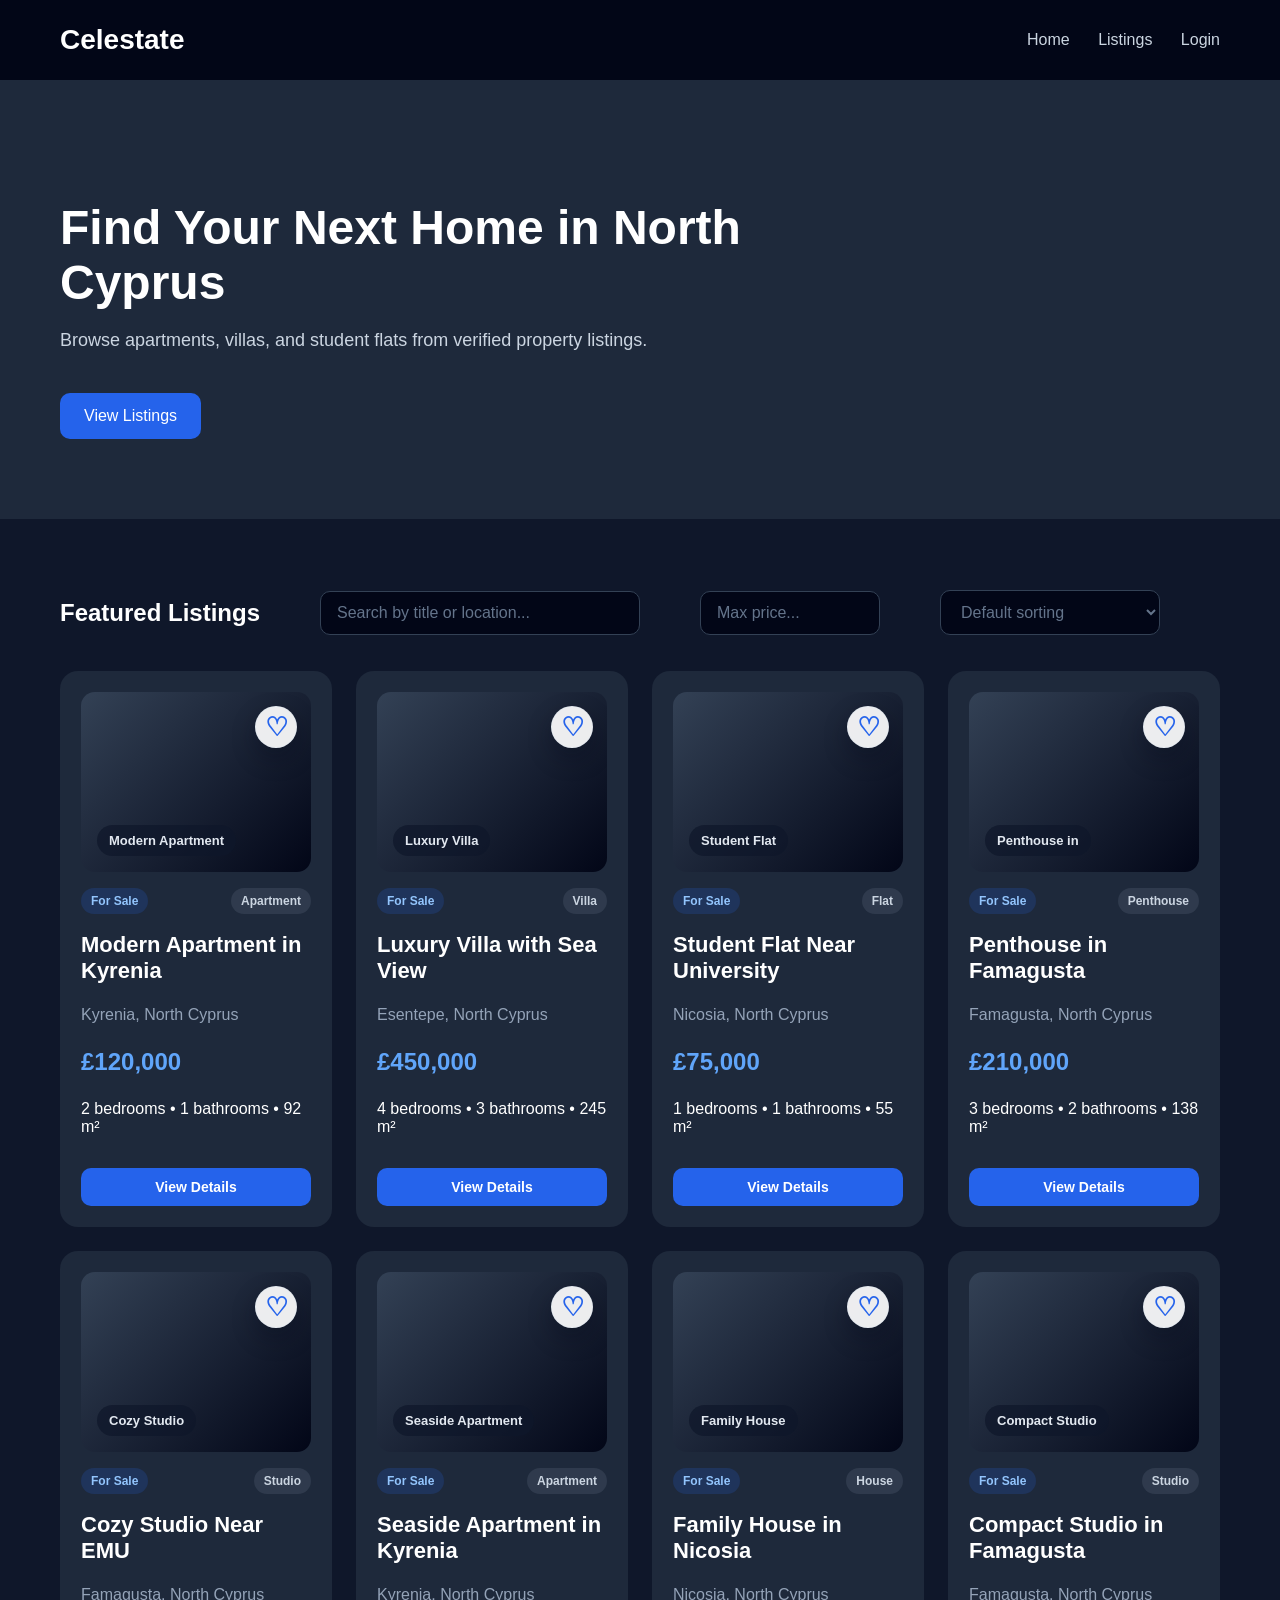
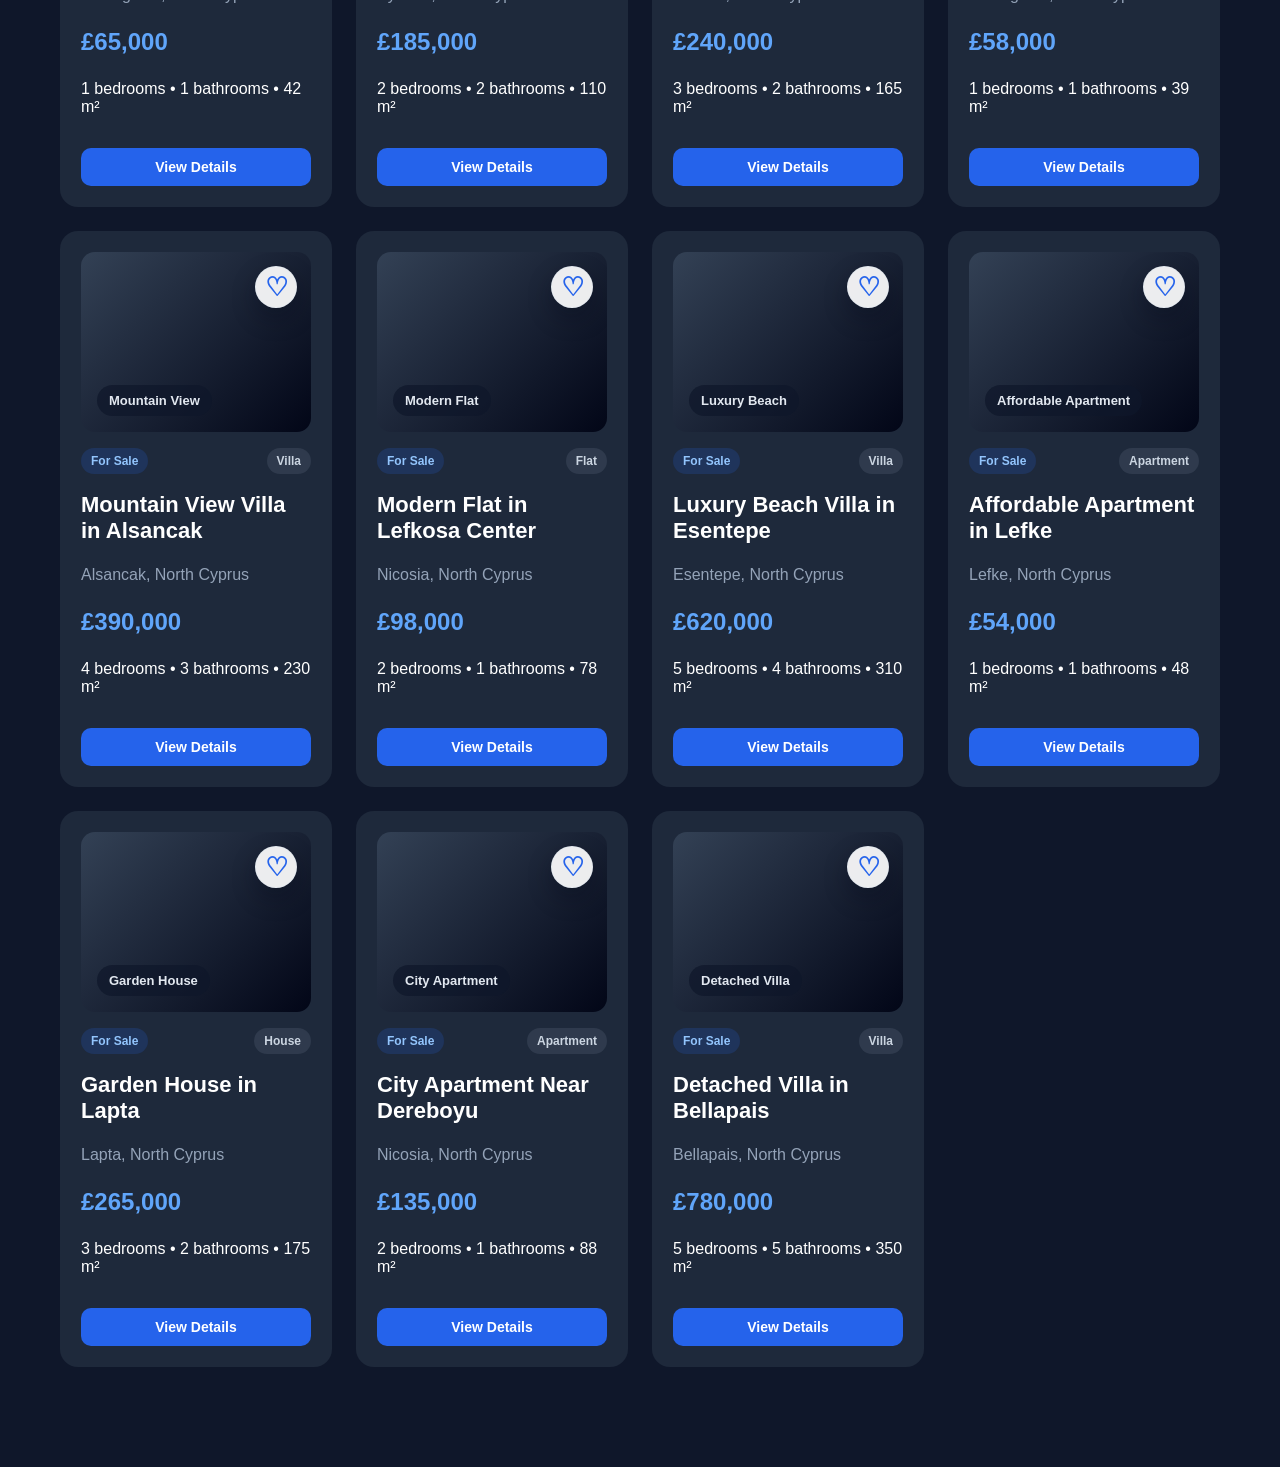
<file: index.html>
<!DOCTYPE html>
<html lang="en">
<head>
  <meta charset="UTF-8">

  <meta name="viewport" content="width=device-width, initial-scale=1.0">

  <title>Celestate</title>

  <link rel="stylesheet" href="style.css">
</head>

<body>
  <header class="navbar">
    <h1>Celestate</h1>

    <nav>
      <a href="index.html">Home</a>
      <a href="#listings">Listings</a>
      <span id="navAuthArea"><a href="login.html">Login</a></span>
    </nav>
  </header>

  <main>
    <section class="hero">
      <h2>Find Your Next Home in North Cyprus</h2>

      <p>
        Browse apartments, villas, and student flats from verified property listings.
      </p>

      <button type="button" id="heroBrowseButton">View Listings</button>
    </section>

   <section class="listings-section" id="listings">
  <div class="section-header">
    <h2>Featured Listings</h2>

    <input
      type="text"
      id="searchInput"
      placeholder="Search by title or location..."
    >
    <!-- number to text for stronger validations also maxlength="7" so we can not write numbers more than one million (9999999999999999)-->
    <input
    
      type="text" 
      id="maxPriceInput"
      placeholder="Max price..."
      inputmode ="numeric"
      maxlength ="7"
      step="5000"
    >
    <select id="sortSelect">
      <option value="default">Default sorting</option>
      <option value="price-low-high">Price: Low to High</option>
      <option value="price-high-low">Price: High to Low</option>
    
    </select>
    <p id="priceError" class="error-message"></p>
  </div>

  <div class="listings-container" id="listingsContainer"></div>
  <div class="pagination" id="pagination"></div>
    </section>

    <section class="favorites-section" id="favorites" hidden>
      <div class="favorites-header">
        <div>
          <p class="section-kicker">Customer area</p>
          <h2>My Favorites</h2>
          <p>Properties saved with the heart button will appear here.</p>
        </div>
        <button type="button" class="secondary-action-button" id="showAllListingsButton">Back to Listings</button>
      </div>

      <p class="favorites-count" id="favoritesCount"></p>
      <div class="listings-container favorites-container" id="favoritesContainer"></div>
    </section>


    <section class="agent-section" id="agentDashboard" hidden>
      <div class="agent-header">
        <div>
          <p class="section-kicker">Agent area</p>
          <h2>Agent Dashboard</h2>
          <p>Manage your listings, review status, track performance, and submit new properties.</p>
        </div>

        <div class="agent-header-actions">
          <button type="button" class="secondary-action-button" id="agentManageRefreshButton">Refresh listings</button>
          <button type="button" class="secondary-action-button" id="agentResetFormButton">Reset form</button>
        </div>
      </div>

      <p class="agent-notice-banner" id="agentNoticeBanner"></p>



      <section class="agent-panel agent-messages-panel" id="agentMessagesPanel">
        <div class="agent-panel-header agent-panel-header--wide">
          <div>
            <p class="section-kicker">Function 5</p>
            <h3>Manage Messages</h3>
          </div>

          <div class="agent-panel-actions">
            <button type="button" class="secondary-action-button" id="agentMarkAllMessagesReadButton">Mark All as Read</button>
            <button type="button" class="agent-submit-button agent-small-button" id="agentNewMessageButton">+ New Message</button>
          </div>
        </div>

        <p class="agent-panel-description">Communicate with buyers, send updates, and keep every conversation linked to the correct property listing.</p>

        <div class="agent-message-toolbar">
          <input type="text" id="agentMessageSearchInput" placeholder="Search messages, buyers, emails, or listings...">
          <select id="agentMessageListingFilter">
            <option value="all">All Listings</option>
          </select>
          <select id="agentMessageStatusFilter">
            <option value="all">All Conversations</option>
            <option value="new">New</option>
            <option value="in-progress">In Progress</option>
            <option value="closed">Closed</option>
            <option value="spam">Spam</option>
          </select>
        </div>

        <div class="agent-message-workspace">
          <aside class="agent-conversation-sidebar">
            <div class="agent-message-tabs" role="tablist" aria-label="Message filters">
              <button type="button" class="active" data-agent-message-tab="all">All</button>
              <button type="button" data-agent-message-tab="unread">Unread</button>
              <button type="button" data-agent-message-tab="favorites">Favorites</button>
            </div>
            <div id="agentConversationList" class="agent-conversation-list"></div>
          </aside>

          <section class="agent-chat-panel" id="agentChatPanel">
            <div class="agent-chat-empty">
              <h4>Select a conversation</h4>
              <p>Choose a buyer message from the left side to view the conversation and reply.</p>
            </div>
          </section>

          <aside class="agent-message-details-panel" id="agentMessageDetailsPanel">
            <div class="agent-chat-empty">
              <h4>Conversation details</h4>
              <p>Buyer, property, labels, and notes appear here.</p>
            </div>
          </aside>
        </div>
      </section>


      <section class="agent-panel agent-leads-panel" id="agentLeadsPanel">
        <div class="agent-panel-header agent-panel-header--wide">
          <div>
            <p class="section-kicker">Function 6</p>
            <h3>Manage Leads</h3>
          </div>

          <div class="agent-panel-actions">
            <button type="button" class="secondary-action-button" id="agentExportLeadsButton">Export</button>
            <button type="button" class="agent-submit-button agent-small-button" id="agentAddLeadButton">+ Add Lead</button>
          </div>
        </div>

        <p class="agent-panel-description">Track buyers from inquiries, update their pipeline status, add notes, and convert qualified leads into clients.</p>

        <div class="agent-lead-summary" id="agentLeadSummary"></div>

        <div class="agent-lead-toolbar">
          <input type="text" id="agentLeadSearchInput" placeholder="Search leads by name, email, phone, listing, source, or notes...">

          <select id="agentLeadStatusFilter">
            <option value="all">All Status</option>
            <option value="new">New</option>
            <option value="contacted">Contacted</option>
            <option value="qualified">Qualified</option>
            <option value="converted">Converted</option>
            <option value="lost">Lost</option>
          </select>

          <select id="agentLeadSourceFilter">
            <option value="all">All Sources</option>
            <option value="Website">Website</option>
            <option value="Property Inquiry">Property Inquiry</option>
            <option value="Referral">Referral</option>
            <option value="Open House">Open House</option>
            <option value="Social Media">Social Media</option>
            <option value="Manual Entry">Manual Entry</option>
          </select>

          <button type="button" class="secondary-action-button" id="agentResetLeadFiltersButton">Reset filters</button>
        </div>

        <div id="agentLeadsContainer"></div>
        <div class="agent-lead-pagination" id="agentLeadPagination"></div>
      </section>


      <section class="agent-panel agent-inquiries-panel" id="agentInquiriesPanel">
        <div class="agent-panel-header agent-panel-header--wide">
          <div>
            <p class="section-kicker">Function 4</p>
            <h3>Manage Inquiries</h3>
          </div>

          <div class="agent-panel-actions">
            <button type="button" class="secondary-action-button" id="agentExportInquiriesButton">Export</button>
            <button type="button" class="secondary-action-button" id="agentResetInquiryFiltersButton">Reset filters</button>
          </div>
        </div>

        <p class="agent-panel-description">View buyer inquiries, filter conversations, reply to customers, and update inquiry status from one place.</p>

        <div class="agent-inquiry-summary" id="agentInquirySummary"></div>

        <div class="agent-inquiry-toolbar">
          <input type="text" id="agentInquirySearchInput" placeholder="Search by buyer, email, phone, listing, or message...">

          <select id="agentInquiryStatusFilter">
            <option value="all">All Status</option>
            <option value="new">New</option>
            <option value="in-progress">In Progress</option>
            <option value="closed">Closed</option>
            <option value="spam">Spam</option>
          </select>

          <select id="agentInquiryListingFilter">
            <option value="all">All Listings</option>
          </select>
        </div>

        <div id="agentInquiriesContainer"></div>
        <div class="agent-inquiry-pagination" id="agentInquiryPagination"></div>
      </section>

      <section class="agent-panel agent-manage-panel" id="agentManagePanel">
        <div class="agent-panel-header agent-panel-header--wide">
          <div>
            <p class="section-kicker">Function 2</p>
            <h3>Manage Listings</h3>
          </div>

          <div class="agent-panel-actions">
            <button type="button" class="secondary-action-button" id="agentExportListingsButton">Export</button>
            <button type="button" class="agent-submit-button agent-small-button" id="agentAddNewListingButton">+ Add New Listing</button>
          </div>
        </div>

        <p class="agent-panel-description">View, search, filter, update, duplicate, or delete your property listings from one place.</p>

        <div class="agent-manage-summary" id="agentManageSummary"></div>

        <div class="agent-manage-toolbar">
          <input type="text" id="agentListingSearchInput" placeholder="Search listings...">

          <select id="agentStatusFilter">
            <option value="all">All Status</option>
            <option value="approved">Active</option>
            <option value="pending">Pending Approval</option>
            <option value="rejected">Rejected</option>
            <option value="archived">Archived</option>
            <option value="draft">Draft</option>
          </select>

          <select id="agentTypeFilter">
            <option value="all">All Types</option>
            <option value="Apartment">Apartment</option>
            <option value="Villa">Villa</option>
            <option value="House">House</option>
            <option value="Studio">Studio</option>
            <option value="Penthouse">Penthouse</option>
            <option value="Flat">Flat</option>
          </select>
        </div>

        <div id="agentManageListingsContainer"></div>
        <div class="agent-manage-pagination" id="agentManagePagination"></div>
      </section>

      <div class="agent-dashboard-grid">
        <section class="agent-panel agent-form-panel agent-add-listing-panel" id="agentListingFormPanel">
          <div class="agent-add-header">
            <div>
              <p class="section-kicker">Function 3</p>
              <h3 id="agentFormTitle">Add New Listing</h3>
              <p id="agentFormSubtitle">Create a detailed property record and either save it as a draft or submit it for admin approval.</p>
            </div>

            <div class="agent-form-toolbar">
              <button type="button" class="secondary-action-button" id="agentSaveDraftButton">Save as Draft</button>
              <button type="submit" form="agentListingForm" class="agent-submit-button agent-small-button" id="agentSubmitForApprovalTopButton">Submit for Approval</button>
            </div>
          </div>

          <div class="agent-step-progress" aria-label="Add listing progress">
            <div class="agent-step active"><span>1</span><strong>Basic Information</strong></div>
            <div class="agent-step"><span>2</span><strong>Property Details</strong></div>
            <div class="agent-step"><span>3</span><strong>Media</strong></div>
            <div class="agent-step"><span>4</span><strong>Location</strong></div>
            <div class="agent-step"><span>5</span><strong>Review &amp; Submit</strong></div>
          </div>

          <form id="agentListingForm" class="agent-listing-form agent-add-listing-form">
            <input type="hidden" id="agentEditingSubmissionId" value="">

            <div class="agent-add-grid">
              <section class="agent-form-section">
                <h4>Basic Information</h4>

                <div class="form-group agent-field">
                  <label for="agentListingTitleInput">Listing Title <span>*</span></label>
                  <input type="text" id="agentListingTitleInput" placeholder="Example: Modern Sea View Villa" required>
                </div>

                <div class="form-group agent-field">
                  <label for="agentListingTypeInput">Property Type <span>*</span></label>
                  <select id="agentListingTypeInput" required>
                    <option value="">Select type</option>
                    <option value="Apartment">Apartment</option>
                    <option value="Villa">Villa</option>
                    <option value="House">House</option>
                    <option value="Studio">Studio</option>
                    <option value="Penthouse">Penthouse</option>
                    <option value="Flat">Flat</option>
                    <option value="Land">Land</option>
                  </select>
                </div>

                <div class="form-group agent-field">
                  <label for="agentListingListingTypeInput">Listing Type <span>*</span></label>
                  <select id="agentListingListingTypeInput" required>
                    <option value="For Sale">For Sale</option>
                    <option value="For Rent">For Rent</option>
                  </select>
                </div>

                <div class="agent-two-columns">
                  <div class="form-group agent-field">
                    <label for="agentListingBedroomsInput">Bedrooms</label>
                    <input type="number" id="agentListingBedroomsInput" min="0" max="20" placeholder="4" required>
                  </div>

                  <div class="form-group agent-field">
                    <label for="agentListingBathroomsInput">Bathrooms</label>
                    <input type="number" id="agentListingBathroomsInput" min="1" max="20" placeholder="3" required>
                  </div>
                </div>

                <div class="form-group agent-field">
                  <label for="agentListingDescriptionInput">Description <span>*</span></label>
                  <textarea id="agentListingDescriptionInput" rows="6" placeholder="Describe the property, location, benefits, and condition." required></textarea>
                </div>

                <div class="agent-form-section compact-section">
                  <h4>Property Features</h4>
                  <div class="agent-feature-grid">
                    <label><input type="checkbox" class="agent-feature-checkbox" value="Air Conditioning" checked> Air Conditioning</label>
                    <label><input type="checkbox" class="agent-feature-checkbox" value="Swimming Pool"> Swimming Pool</label>
                    <label><input type="checkbox" class="agent-feature-checkbox" value="Parking" checked> Parking</label>
                    <label><input type="checkbox" class="agent-feature-checkbox" value="Sea View"> Sea View</label>
                    <label><input type="checkbox" class="agent-feature-checkbox" value="Garden"> Garden</label>
                    <label><input type="checkbox" class="agent-feature-checkbox" value="Balcony"> Balcony</label>
                    <label><input type="checkbox" class="agent-feature-checkbox" value="Furnished"> Furnished</label>
                    <label><input type="checkbox" class="agent-feature-checkbox" value="Storage Room"> Storage Room</label>
                  </div>

                  <div class="form-group agent-field custom-feature-field">
                    <label for="agentListingFeaturesInput">Additional custom features</label>
                    <input type="text" id="agentListingFeaturesInput" placeholder="Example: Fireplace, Smart home, Gym">
                    <small>Separate additional features with commas.</small>
                  </div>
                </div>
              </section>

              <section class="agent-form-section">
                <h4>Pricing Information</h4>

                <div class="form-group agent-field">
                  <label for="agentListingPriceInput">Price (£) <span>*</span></label>
                  <input type="number" id="agentListingPriceInput" min="1" max="1000000" placeholder="850000" required>
                </div>

                <div class="agent-two-columns agent-negotiable-row">
                  <div class="form-group agent-field">
                    <label for="agentListingPricePerSqftInput">Price per Sqft (£)</label>
                    <input type="number" id="agentListingPricePerSqftInput" min="0" placeholder="350">
                  </div>
                  <label class="agent-toggle-field">
                    <span>Negotiable</span>
                    <input type="checkbox" id="agentListingNegotiableInput" checked>
                  </label>
                </div>

                <div class="form-group agent-field">
                  <label for="agentListingYearlyTaxInput">Yearly Tax (£)</label>
                  <input type="number" id="agentListingYearlyTaxInput" min="0" placeholder="1200">
                </div>

                <div class="form-group agent-field">
                  <label for="agentListingServiceChargeInput">Service Charge Monthly (£)</label>
                  <input type="number" id="agentListingServiceChargeInput" min="0" placeholder="150">
                </div>

                <h4>Property Details</h4>

                <div class="agent-two-columns">
                  <div class="form-group agent-field">
                    <label for="agentListingAreaInput">Property Size (m²) <span>*</span></label>
                    <input type="number" id="agentListingAreaInput" min="10" max="2000" placeholder="165" required>
                  </div>

                  <div class="form-group agent-field">
                    <label for="agentListingLandAreaInput">Land Area (m²)</label>
                    <input type="number" id="agentListingLandAreaInput" min="0" placeholder="500">
                  </div>
                </div>

                <div class="agent-two-columns">
                  <div class="form-group agent-field">
                    <label for="agentListingYearBuiltInput">Year Built</label>
                    <input type="number" id="agentListingYearBuiltInput" min="1900" max="2030" placeholder="2021">
                  </div>

                  <div class="form-group agent-field">
                    <label for="agentListingFloorInput">Floor Number</label>
                    <input type="number" id="agentListingFloorInput" min="0" max="100" placeholder="1">
                  </div>
                </div>

                <div class="form-group agent-field">
                  <label for="agentListingFurnishingInput">Furnishing</label>
                  <select id="agentListingFurnishingInput">
                    <option value="Unspecified">Unspecified</option>
                    <option value="Fully Furnished">Fully Furnished</option>
                    <option value="Semi Furnished">Semi Furnished</option>
                    <option value="Unfurnished">Unfurnished</option>
                  </select>
                </div>

                <h4>Location &amp; Contact</h4>

                <div class="form-group agent-field">
                  <label for="agentListingLocationInput">Location <span>*</span></label>
                  <input type="text" id="agentListingLocationInput" placeholder="Example: Kyrenia, North Cyprus" required>
                </div>

                <div class="form-group agent-field">
                  <label for="agentListingPhoneInput">Agent Phone <span>*</span></label>
                  <input type="tel" id="agentListingPhoneInput" placeholder="Example: +90 533 123 45 67" required>
                </div>

                <h4>Additional Details</h4>

                <div class="form-group agent-field">
                  <label for="agentListingReferenceInput">Reference ID</label>
                  <input type="text" id="agentListingReferenceInput" placeholder="Example: CLS-1254">
                </div>

                <div class="form-group agent-field">
                  <label for="agentListingVideoUrlInput">Video Tour URL</label>
                  <input type="url" id="agentListingVideoUrlInput" placeholder="https://youtu.be/example">
                </div>
              </section>
            </div>

            <p id="agentFormMessage" class="form-message"></p>

            <div class="agent-form-actions agent-form-actions-final">
              <button type="button" class="secondary-action-button" id="agentCancelEditButton" hidden>Cancel Edit</button>
              <button type="submit" class="agent-submit-button" id="agentSubmitListingButton">Submit for Approval →</button>
            </div>
          </form>
        </section>

        <section class="agent-panel agent-submissions-panel">
          <div class="agent-panel-header">
            <div>
              <p class="section-kicker">Listing workflow</p>
              <h3>My Listing Submissions</h3>
            </div>
            <p>Track the review status of properties you submitted.</p>
          </div>

          <div id="agentListingsContainer" class="agent-listings-container"></div>
        </section>
      </div>
    </section>

    <section class="admin-section" id="adminDashboard" hidden>
      <div class="admin-header">
        <div>
          <p class="section-kicker">Admin console</p>
          <h2>Management Dashboard</h2>
          <p>Review users, moderate listings, and monitor platform activity from one place.</p>
        </div>

        <button type="button" class="secondary-action-button" id="adminRefreshButton">Refresh dashboard</button>
      </div>

      <p class="admin-notice-banner" id="adminNoticeBanner"></p>

      <div class="admin-summary-grid" id="adminSummaryGrid"></div>

      <div class="admin-panels-grid">
        <section class="admin-panel">
          <div class="admin-panel-header">
            <div>
              <p class="section-kicker">REQ-35 to REQ-37</p>
              <h3>User Management</h3>
            </div>
            <p>Activate accounts and change roles without leaving the dashboard.</p>
          </div>
          <div id="adminUsersContainer"></div>
        </section>

        <section class="admin-panel">
          <div class="admin-panel-header">
            <div>
              <p class="section-kicker">REQ-38 to REQ-42</p>
              <h3>Listing Moderation</h3>
            </div>
            <p>Review pending submissions, approve or reject them, and archive or delete any listing.</p>
          </div>
          <div id="adminListingsContainer"></div>
        </section>
      </div>

      <div class="admin-panels-grid admin-panels-grid--analytics">
        <section class="admin-panel">
          <div class="admin-panel-header">
            <div>
              <p class="section-kicker">REQ-43 to REQ-46</p>
              <h3>Analytics Dashboard</h3>
            </div>
            <p>Track listing status, user growth, listing popularity, and inquiry trends.</p>
          </div>
          <div id="adminAnalyticsContainer"></div>
        </section>

        <section class="admin-panel">
          <div class="admin-panel-header">
            <div>
              <p class="section-kicker">Platform notes</p>
              <h3>Workflow snapshot</h3>
            </div>
            <p>All admin actions are stored locally in this demo.</p>
          </div>
          <div class="admin-notes">
            <p>Approve a submission to make it publicly visible, reject it with a reason, or archive it when it should stay hidden.</p>
            <p>Admin notifications are surfaced inside the dashboard after every moderation decision.</p>
          </div>
        </section>
      </div>
    </section>
  </main>

  <div class="modal-overlay" id="listingDetailsModal" aria-hidden="true">
    <div class="modal-card" role="dialog" aria-modal="true" aria-labelledby="modalTitle">
      <button type="button" class="modal-close" id="closeModalButton" aria-label="Close listing details">&times;</button>
      <div id="modalBody"></div>
    </div>
  </div>

  <script src="script.js"></script>
</body>
</html>
</file>
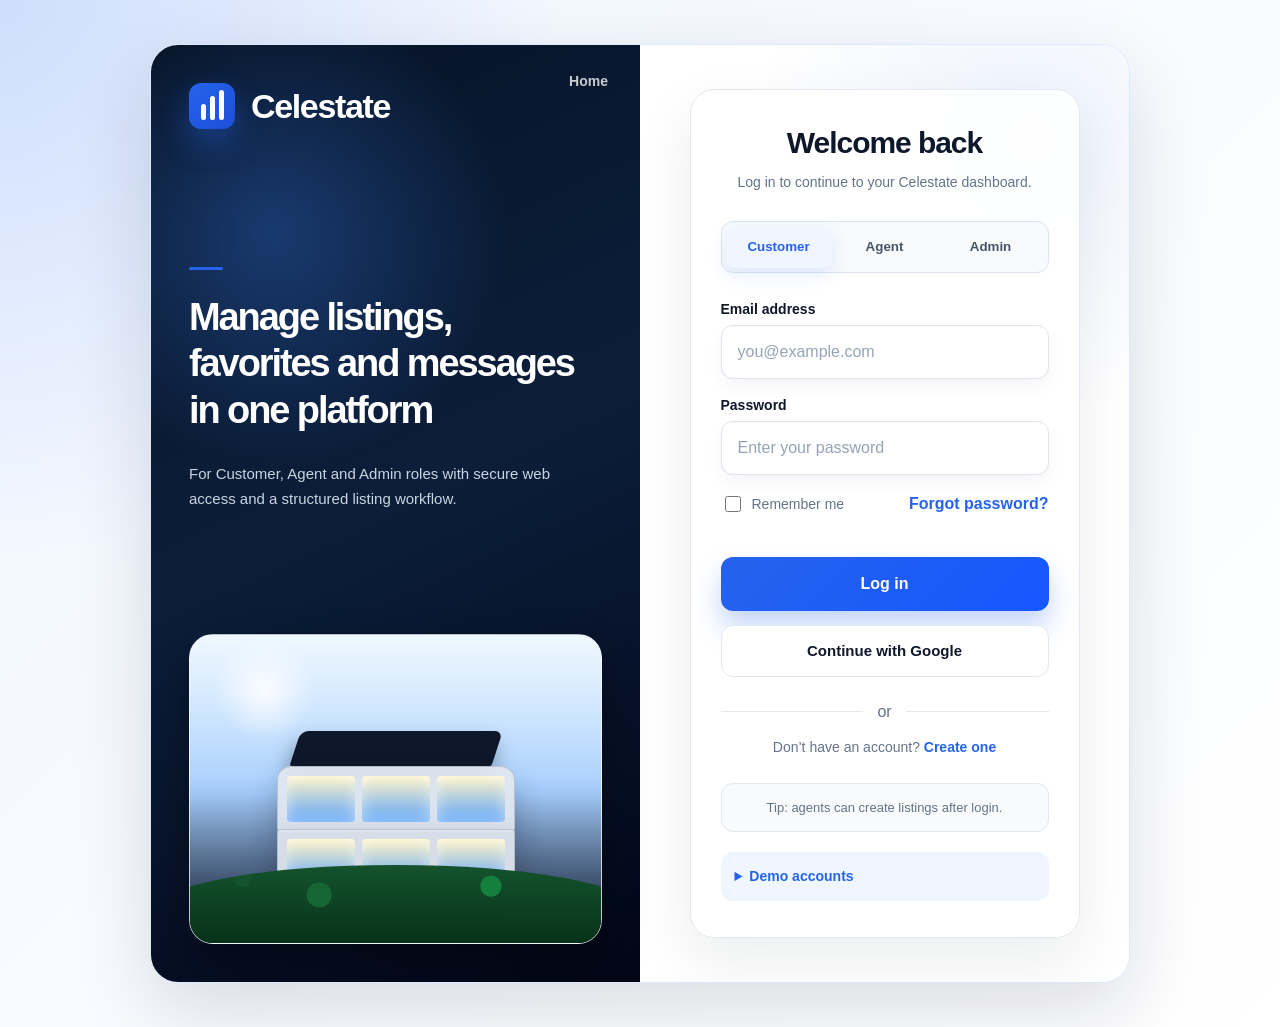
<file: login.html>
<!DOCTYPE html>
<html lang="en">
<head>
  <meta charset="UTF-8">
  <meta name="viewport" content="width=device-width, initial-scale=1.0">
  <title>Login | Celestate</title>
  <link rel="stylesheet" href="style.css">
</head>

<body class="login-page-body">
  <main class="login-shell">
    <section class="login-layout" aria-label="Celestate login page">
      <div class="login-brand-panel">
        <a class="login-home-link" href="index.html">Home</a>

        <div class="brand-heading">
          <div class="brand-icon" aria-hidden="true">
            <span></span>
            <span></span>
            <span></span>
          </div>
          <h1>Celestate</h1>
        </div>

        <div class="brand-copy">
          <div class="brand-line"></div>
          <h2>Manage listings, favorites and messages in one platform</h2>
          <p>
            For Customer, Agent and Admin roles with secure web access and a structured listing workflow.
          </p>
        </div>

        <div class="property-showcase" aria-label="Modern property preview">
          <div class="showcase-sky"></div>
          <div class="showcase-house">
            <div class="house-roof"></div>
            <div class="house-floor top-floor">
              <span></span>
              <span></span>
              <span></span>
            </div>
            <div class="house-floor bottom-floor">
              <span></span>
              <span></span>
              <span></span>
            </div>
            <div class="house-steps"></div>
          </div>
          <div class="showcase-ground"></div>
        </div>
      </div>

      <div class="login-form-panel">
        <section class="login-form-card">
          <h2>Welcome back</h2>
          <p class="login-subtitle">Log in to continue to your Celestate dashboard.</p>

          <div class="role-selector" role="tablist" aria-label="Choose login role">
            <button type="button" class="role-tab active" data-role="customer">Customer</button>
            <button type="button" class="role-tab" data-role="agent">Agent</button>
            <button type="button" class="role-tab" data-role="admin">Admin</button>
          </div>

          <form id="loginForm">
            <input type="hidden" id="roleInput" value="customer">

            <div class="form-group light-form-group">
              <label for="emailInput">Email address</label>
              <input
                type="email"
                id="emailInput"
                placeholder="you@example.com"
                autocomplete="email"
                required
              >
            </div>

            <div class="form-group light-form-group">
              <label for="passwordInput">Password</label>
              <input
                type="password"
                id="passwordInput"
                placeholder="Enter your password"
                autocomplete="current-password"
                required
              >
            </div>

            <div class="login-options">
              <label class="remember-me">
                <input type="checkbox" id="rememberInput">
                <span>Remember me</span>
              </label>
              <button type="button" class="text-button" id="forgotPasswordButton">Forgot password?</button>
            </div>

            <p id="loginMessage" class="form-message"></p>

            <button type="submit" class="auth-button primary-login-button">Log in</button>
            <button type="button" class="google-login-button" id="googleButton">Continue with Google</button>
          </form>

          <div class="login-divider">
            <span></span>
            <p>or</p>
            <span></span>
          </div>

          <p class="create-account-text">
            Don’t have an account?
            <button type="button" id="createAccountButton">Create one</button>
          </p>

          <div class="login-tip">
            Tip: agents can create listings after login.
          </div>

          <details class="demo-login modern-demo-login">
            <summary>Demo accounts</summary>
            <p><strong>Customer:</strong> customer@celestate.com / 123456</p>
            <p><strong>Agent:</strong> agent@celestate.com / 123456</p>
            <p><strong>Admin:</strong> admin@celestate.com / 123456</p>
          </details>
        </section>
      </div>
    </section>
  </main>

  <script src="login.js"></script>
</body>
</html>
</file>
<file: style.css>
* {
  box-sizing: border-box;
}

body {
  margin: 0;
  font-family: Arial, sans-serif;
  background-color: #0f172a;
  color: white;
}

.navbar {
  display: flex;
  justify-content: space-between;
  align-items: center;

  padding: 24px 60px;
  background-color: #020617;
}

.navbar h1 {
  margin: 0;
  font-size: 28px;
}

.navbar a {
  color: #cbd5e1;
  text-decoration: none;
  margin-left: 24px;
}

.navbar a:hover {
  color: white;
}

.hero {
  padding: 80px 60px;
  background-color: #1e293b;
}

.hero h2 {
  max-width: 700px;
  font-size: 48px;
  margin-bottom: 20px;
}

.hero p {
  max-width: 600px;
  font-size: 18px;
  color: #cbd5e1;
}

.hero button {
  margin-top: 24px;
  padding: 14px 24px;

  border: none;
  border-radius: 10px;

  background-color: #2563eb;
  color: white;

  font-size: 16px;
  cursor: pointer;
}

.hero button:hover {
  background-color: #1d4ed8;
}

.listings-section {
  padding: 60px;
}

.listings-container {
  display: grid;
  grid-template-columns: repeat(5, 1fr);
  gap: 24px;
}

.listing-card {
  width: 100%;
  padding: 20px;

  border-radius: 18px;
  background-color: #1e293b;
}

.listing-image {
  height: 180px;
  border-radius: 14px;
  background: linear-gradient(135deg, #334155, #020617);
}

.listing-card h3 {
  margin-top: 18px;
  font-size: 22px;
}

.location {
  color: #94a3b8;
}

.price {
  color: #60a5fa;
  font-size: 24px;
  font-weight: bold;
}
.section-header {
  display: flex;
  justify-content: space-between;
  align-items: center;
  margin-bottom: 24px;
}

#searchInput,
#maxPriceInput,
#sortSelect {
  width: 320px;
  padding: 12px 16px;

  border: 1px solid #334155;
  border-radius: 10px;

  background-color: #020617;
  color: white;

  font-size: 16px;
}

#searchInput::placeholder,
#maxPriceInput::placeholder,
#sortSelect {
  color: #64748b;
}

#searchInput:focus,
#maxPriceInput:focus,
#sortSelect:focus {
  outline: none;
  border-color: #60a5fa;
}
.empty-message {
  color: #94a3b8;
  font-size: 18px;
}
.filters {
  display: flex;
  gap: 16px;
}

#maxPriceInput {
  width: 180px;
}
.price-filter {
  display: flex;
  flex-direction: column;
}

.error-message {
  margin: 6px 0 0;
  color: #f87171;
  font-size: 13px;
}
#sortSelect {
  width: 220px;
}
.pagination {
  display: flex;
  justify-content: center;
  align-items: center;
  gap: 12px;

  margin-top: 40px;
}

.pagination button {
  padding: 10px 16px;

  border: 1px solid #334155;
  border-radius: 10px;

  background-color: #020617;
  color: white;

  cursor: pointer;
}

.pagination button:hover {
  background-color: #1e293b;
}

.pagination button.active {
  background-color: #2563eb;
  border-color: #2563eb;
}

.pagination button:disabled {
  opacity: 0.4;
  cursor: not-allowed;
}
.auth-page {
  min-height: calc(100vh - 80px);

  display: flex;
  justify-content: center;
  align-items: center;

  padding: 60px;
}

.auth-card {
  width: 100%;
  max-width: 440px;

  padding: 36px;

  border-radius: 22px;
  background-color: #1e293b;
  box-shadow: 0 20px 40px rgba(0, 0, 0, 0.25);
}

.auth-card h2 {
  margin: 0 0 10px;
  font-size: 32px;
}

.auth-subtitle {
  margin-bottom: 28px;
  color: #cbd5e1;
  line-height: 1.5;
}

.form-group {
  display: flex;
  flex-direction: column;

  margin-bottom: 18px;
}

.form-group label {
  margin-bottom: 8px;
  color: #e2e8f0;
  font-size: 14px;
}

.form-group input {
  padding: 14px 16px;

  border: 1px solid #334155;
  border-radius: 10px;

  background-color: #020617;
  color: white;

  font-size: 16px;
}

.form-group input:focus {
  outline: none;
  border-color: #60a5fa;
}

.auth-button {
  width: 100%;

  margin-top: 12px;
  padding: 14px 18px;

  border: none;
  border-radius: 10px;

  background-color: #2563eb;
  color: white;

  font-size: 16px;
  font-weight: bold;
  cursor: pointer;
}

.auth-button:hover {
  background-color: #1d4ed8;
}

.form-message {
  min-height: 20px;
  margin: 6px 0;

  color: #f87171;
  font-size: 14px;
}

.form-message.success {
  color: #4ade80;
}

.demo-login {
  margin-top: 22px;
  color: #94a3b8;
  font-size: 14px;
  line-height: 1.5;
}

@media (max-width: 1400px) {
  .listings-container {
    grid-template-columns: repeat(4, 1fr);
  }
}

@media (max-width: 1100px) {
  .listings-container {
    grid-template-columns: repeat(3, 1fr);
  }
}

@media (max-width: 800px) {
  .listings-container {
    grid-template-columns: repeat(2, 1fr);
  }
}

@media (max-width: 520px) {
  .listings-container {
    grid-template-columns: 1fr;
  }
}

/* Login redesign inspired by the provided Celestate user-guide mockup */
body.login-page-body {
  min-height: 100vh;
  margin: 0;
  background:
    radial-gradient(circle at top left, rgba(37, 99, 235, 0.16), transparent 34%),
    linear-gradient(135deg, #eef5ff 0%, #f8fbff 45%, #ffffff 100%);
  color: #0f172a;
}

.login-shell {
  min-height: 100vh;
  display: flex;
  align-items: center;
  justify-content: center;
  padding: 44px 24px;
}

.login-layout {
  width: min(100%, 980px);
  min-height: 690px;
  display: grid;
  grid-template-columns: 1fr 1fr;
  overflow: hidden;
  border: 1px solid #dbe7fb;
  border-radius: 28px;
  background: rgba(255, 255, 255, 0.92);
  box-shadow: 0 28px 80px rgba(15, 23, 42, 0.14);
}

.login-brand-panel {
  position: relative;
  display: flex;
  flex-direction: column;
  justify-content: space-between;
  min-height: 690px;
  padding: 38px;
  background:
    radial-gradient(circle at 25% 20%, rgba(59, 130, 246, 0.32), transparent 28%),
    linear-gradient(155deg, #071326 0%, #0b1e3a 48%, #020617 100%);
  color: #ffffff;
}

.login-home-link {
  position: absolute;
  top: 28px;
  right: 32px;
  color: rgba(255, 255, 255, 0.78);
  text-decoration: none;
  font-size: 14px;
  font-weight: 700;
}

.login-home-link:hover {
  color: #ffffff;
}

.brand-heading {
  display: flex;
  align-items: center;
  gap: 16px;
  margin-bottom: 62px;
}

.brand-icon {
  width: 46px;
  height: 46px;
  display: flex;
  align-items: end;
  justify-content: center;
  gap: 4px;
  padding: 9px;
  border-radius: 12px;
  background: linear-gradient(135deg, #2563eb, #1d4ed8);
  box-shadow: 0 14px 28px rgba(37, 99, 235, 0.35);
}

.brand-icon span {
  width: 5px;
  border-radius: 999px;
  background: #ffffff;
}

.brand-icon span:nth-child(1) {
  height: 16px;
}

.brand-icon span:nth-child(2) {
  height: 24px;
}

.brand-icon span:nth-child(3) {
  height: 30px;
}

.brand-heading h1 {
  margin: 0;
  font-size: 34px;
  line-height: 1;
  letter-spacing: -0.04em;
}

.brand-copy {
  max-width: 385px;
}

.brand-line {
  width: 34px;
  height: 3px;
  margin-bottom: 24px;
  border-radius: 999px;
  background: #2563eb;
}

.brand-copy h2 {
  margin: 0 0 28px;
  font-size: 38px;
  line-height: 1.22;
  letter-spacing: -0.055em;
}

.brand-copy p {
  margin: 0;
  color: #cbd5e1;
  font-size: 15px;
  line-height: 1.7;
}

.property-showcase {
  position: relative;
  height: 310px;
  overflow: hidden;
  margin-top: 46px;
  border: 1px solid rgba(255, 255, 255, 0.7);
  border-radius: 24px;
  background: linear-gradient(180deg, #dbeafe 0%, #bfdbfe 46%, #0f172a 100%);
  box-shadow: 0 22px 42px rgba(0, 0, 0, 0.35);
}

.showcase-sky {
  position: absolute;
  inset: 0;
  background:
    radial-gradient(circle at 18% 18%, rgba(255, 255, 255, 0.86), transparent 12%),
    linear-gradient(180deg, rgba(240, 249, 255, 0.95), rgba(147, 197, 253, 0.55) 52%, rgba(15, 23, 42, 0.8));
}

.showcase-ground {
  position: absolute;
  left: -8%;
  right: -8%;
  bottom: -10px;
  height: 88px;
  border-radius: 50% 50% 0 0;
  background:
    radial-gradient(circle at 18% 15%, #14532d 0 8px, transparent 9px),
    radial-gradient(circle at 34% 34%, #166534 0 12px, transparent 13px),
    radial-gradient(circle at 70% 24%, #15803d 0 10px, transparent 11px),
    linear-gradient(180deg, #14532d, #052e16);
}

.showcase-house {
  position: absolute;
  left: 50%;
  bottom: 50px;
  width: 238px;
  height: 162px;
  transform: translateX(-50%);
}

.house-roof {
  position: absolute;
  left: 18px;
  top: 0;
  width: 202px;
  height: 36px;
  transform: skewX(-18deg);
  border-radius: 8px 8px 4px 4px;
  background: #0f172a;
  box-shadow: 0 12px 20px rgba(0, 0, 0, 0.35);
}

.house-floor {
  position: absolute;
  left: 0;
  width: 238px;
  height: 66px;
  display: grid;
  grid-template-columns: repeat(3, 1fr);
  gap: 7px;
  padding: 9px;
  border: 1px solid rgba(148, 163, 184, 0.52);
  background: rgba(226, 232, 240, 0.92);
  box-shadow: 0 18px 30px rgba(15, 23, 42, 0.28);
}

.house-floor span {
  border-radius: 4px;
  background: linear-gradient(180deg, #fef3c7, #60a5fa);
  box-shadow: inset 0 0 16px rgba(255, 255, 255, 0.55);
}

.top-floor {
  top: 35px;
  border-radius: 14px 14px 4px 4px;
}

.bottom-floor {
  top: 98px;
  border-radius: 4px 4px 14px 14px;
}

.house-steps {
  position: absolute;
  left: 82px;
  bottom: -23px;
  width: 76px;
  height: 28px;
  border-radius: 4px;
  background: repeating-linear-gradient(180deg, #cbd5e1 0 6px, #94a3b8 6px 8px);
}

.login-form-panel {
  display: flex;
  align-items: center;
  justify-content: center;
  padding: 44px 40px;
  background:
    radial-gradient(circle at 80% 10%, rgba(37, 99, 235, 0.08), transparent 30%),
    #ffffff;
}

.login-form-card {
  width: min(100%, 390px);
  padding: 36px 30px;
  border: 1px solid #e2e8f0;
  border-radius: 24px;
  background: rgba(255, 255, 255, 0.96);
  box-shadow: 0 24px 60px rgba(15, 23, 42, 0.08);
}

.login-form-card h2 {
  margin: 0 0 10px;
  color: #0f172a;
  text-align: center;
  font-size: 30px;
  line-height: 1.15;
  letter-spacing: -0.035em;
}

.login-subtitle {
  margin: 0 0 28px;
  color: #64748b;
  text-align: center;
  font-size: 14px;
  line-height: 1.6;
}

.role-selector {
  display: grid;
  grid-template-columns: repeat(3, 1fr);
  margin-bottom: 28px;
  padding: 4px;
  border: 1px solid #dbe4f0;
  border-radius: 12px;
  background: #f8fafc;
}

.role-tab {
  min-height: 42px;
  border: 0;
  border-radius: 9px;
  background: transparent;
  color: #475569;
  font-weight: 700;
  cursor: pointer;
}

.role-tab.active {
  background: #eff6ff;
  color: #2563eb;
  box-shadow: 0 7px 18px rgba(37, 99, 235, 0.12);
}

.light-form-group {
  margin-bottom: 18px;
}

.light-form-group label {
  color: #0f172a;
  font-size: 14px;
  font-weight: 800;
}

.light-form-group input {
  width: 100%;
  min-height: 54px;
  border: 1px solid #dbe4f0;
  border-radius: 12px;
  background: #ffffff;
  color: #0f172a;
  box-shadow: 0 8px 18px rgba(15, 23, 42, 0.04);
}

.light-form-group input::placeholder {
  color: #94a3b8;
}

.light-form-group input:focus {
  border-color: #2563eb;
  box-shadow: 0 0 0 4px rgba(37, 99, 235, 0.12);
}

.login-options {
  display: flex;
  align-items: center;
  justify-content: space-between;
  gap: 16px;
  margin: 2px 0 10px;
}

.remember-me {
  display: flex;
  align-items: center;
  gap: 8px;
  color: #64748b;
  font-size: 14px;
}

.remember-me input {
  width: 16px;
  height: 16px;
  accent-color: #2563eb;
}

.text-button,
.create-account-text button {
  border: 0;
  background: none;
  color: #2563eb;
  font: inherit;
  font-weight: 800;
  cursor: pointer;
  padding: 0;
}

.text-button:hover,
.create-account-text button:hover {
  color: #1d4ed8;
  text-decoration: underline;
}

.login-form-card .form-message {
  min-height: 22px;
  margin: 8px 0 10px;
  color: #dc2626;
  font-size: 14px;
  line-height: 1.45;
}

.login-form-card .form-message.success {
  color: #16a34a;
}

.primary-login-button {
  min-height: 54px;
  margin-top: 0;
  border-radius: 12px;
  background: linear-gradient(135deg, #2563eb, #1557ff);
  box-shadow: 0 16px 28px rgba(37, 99, 235, 0.27);
}

.primary-login-button:hover {
  background: linear-gradient(135deg, #1d4ed8, #1746d3);
}

.google-login-button {
  width: 100%;
  min-height: 52px;
  margin-top: 14px;
  border: 1px solid #e2e8f0;
  border-radius: 12px;
  background: #ffffff;
  color: #0f172a;
  font-size: 15px;
  font-weight: 800;
  cursor: pointer;
}

.google-login-button:hover {
  background: #f8fafc;
}

.login-divider {
  display: grid;
  grid-template-columns: 1fr auto 1fr;
  align-items: center;
  gap: 14px;
  margin: 26px 0 18px;
  color: #64748b;
}

.login-divider span {
  height: 1px;
  background: #e2e8f0;
}

.login-divider p {
  margin: 0;
}

.create-account-text {
  margin: 0;
  color: #64748b;
  text-align: center;
  font-size: 14px;
}

.login-tip {
  margin-top: 28px;
  padding: 16px;
  border: 1px solid #e2e8f0;
  border-radius: 12px;
  background: #f8fafc;
  color: #64748b;
  text-align: center;
  font-size: 13px;
}

.modern-demo-login {
  margin-top: 20px;
  padding: 14px;
  border-radius: 12px;
  background: #eff6ff;
  color: #334155;
}

.modern-demo-login summary {
  color: #2563eb;
  font-weight: 800;
  cursor: pointer;
}

.modern-demo-login p {
  margin: 10px 0 0;
  font-size: 13px;
}

@media (max-width: 980px) {
  .login-layout {
    grid-template-columns: 1fr;
    min-height: auto;
  }

  .login-brand-panel {
    min-height: auto;
  }

  .brand-copy h2 {
    font-size: 32px;
  }

  .property-showcase {
    height: 260px;
  }
}

@media (max-width: 620px) {
  .login-shell {
    padding: 20px 14px;
  }

  .login-brand-panel,
  .login-form-panel {
    padding: 28px 20px;
  }

  .login-form-card {
    padding: 28px 20px;
  }

  .brand-heading h1 {
    font-size: 28px;
  }

  .brand-copy h2 {
    font-size: 28px;
  }

  .login-options {
    align-items: flex-start;
    flex-direction: column;
  }
}

/* Customer listing details feature */
.nav-user {
  color: #cbd5e1;
  margin-left: 24px;
  font-size: 14px;
}

.nav-logout {
  margin-left: 14px;
  padding: 8px 12px;
  border: 1px solid #334155;
  border-radius: 10px;
  background: #020617;
  color: #e2e8f0;
  cursor: pointer;
}

.nav-logout:hover {
  background: #1e293b;
  color: white;
}

.listing-card {
  cursor: pointer;
  transition: transform 0.2s ease, box-shadow 0.2s ease, border-color 0.2s ease;
  border: 1px solid transparent;
}

.listing-card:hover,
.listing-card:focus {
  transform: translateY(-4px);
  border-color: #2563eb;
  box-shadow: 0 18px 36px rgba(0, 0, 0, 0.25);
  outline: none;
}

.listing-image {
  display: flex;
  align-items: flex-end;
  padding: 16px;
  overflow: hidden;
}

.listing-image span {
  display: inline-flex;
  padding: 8px 12px;
  border-radius: 999px;
  background: rgba(15, 23, 42, 0.72);
  color: #e2e8f0;
  font-size: 13px;
  font-weight: 700;
}

.listing-status-row {
  display: flex;
  justify-content: space-between;
  gap: 10px;
  margin-top: 16px;
}

.listing-status,
.listing-type {
  display: inline-flex;
  align-items: center;
  padding: 6px 10px;
  border-radius: 999px;
  font-size: 12px;
  font-weight: 700;
}

.listing-status {
  background: rgba(37, 99, 235, 0.18);
  color: #93c5fd;
}

.listing-type {
  background: rgba(148, 163, 184, 0.14);
  color: #cbd5e1;
}

.details-button {
  width: 100%;
  margin-top: 16px;
  padding: 11px 14px;
  border: none;
  border-radius: 10px;
  background: #2563eb;
  color: white;
  font-size: 14px;
  font-weight: 700;
  cursor: pointer;
}

.details-button:hover {
  background: #1d4ed8;
}

body.modal-open {
  overflow: hidden;
}

.modal-overlay {
  position: fixed;
  inset: 0;
  z-index: 1000;
  display: none;
  align-items: center;
  justify-content: center;
  padding: 30px;
  background: rgba(2, 6, 23, 0.72);
  backdrop-filter: blur(8px);
}

.modal-overlay.show {
  display: flex;
}

.modal-card {
  position: relative;
  width: min(920px, 100%);
  max-height: 92vh;
  overflow-y: auto;
  padding: 28px;
  border: 1px solid rgba(148, 163, 184, 0.25);
  border-radius: 24px;
  background: #0f172a;
  color: white;
  box-shadow: 0 30px 80px rgba(0, 0, 0, 0.45);
}

.modal-close {
  position: absolute;
  top: 18px;
  right: 18px;
  width: 38px;
  height: 38px;
  border: 1px solid #334155;
  border-radius: 999px;
  background: #020617;
  color: #e2e8f0;
  font-size: 28px;
  line-height: 1;
  cursor: pointer;
}

.modal-close:hover {
  background: #1e293b;
}

.details-hero {
  display: grid;
  grid-template-columns: 1fr 1fr;
  gap: 24px;
  align-items: stretch;
  margin-bottom: 24px;
}

.details-image {
  min-height: 300px;
  display: flex;
  align-items: flex-end;
  padding: 22px;
  border-radius: 20px;
  background: linear-gradient(135deg, #475569, #020617 70%);
}

.details-image span {
  padding: 10px 14px;
  border-radius: 999px;
  background: rgba(15, 23, 42, 0.75);
  color: #e2e8f0;
  font-weight: 700;
}

.details-summary {
  display: flex;
  flex-direction: column;
  justify-content: center;
  padding: 24px;
  border: 1px solid #334155;
  border-radius: 20px;
  background: #1e293b;
}

.details-summary h2 {
  margin: 16px 0 10px;
  font-size: 34px;
  line-height: 1.12;
}

.details-location {
  margin: 0 0 12px;
  color: #94a3b8;
}

.details-price {
  margin: 0;
  color: #60a5fa;
  font-size: 32px;
  font-weight: 800;
}

.details-grid {
  display: grid;
  grid-template-columns: repeat(4, 1fr);
  gap: 14px;
  margin-bottom: 24px;
}

.details-grid div {
  padding: 18px;
  border: 1px solid #334155;
  border-radius: 16px;
  background: #020617;
}

.details-grid strong,
.details-grid span {
  display: block;
}

.details-grid strong {
  font-size: 22px;
  margin-bottom: 6px;
}

.details-grid span {
  color: #94a3b8;
  font-size: 14px;
}

.details-section {
  margin-top: 22px;
}

.details-section h3,
.agent-card h3 {
  margin: 0 0 10px;
  font-size: 22px;
}

.details-section p {
  margin: 0;
  color: #cbd5e1;
  line-height: 1.7;
}

.feature-list {
  display: flex;
  flex-wrap: wrap;
  gap: 10px;
  padding: 0;
  margin: 0;
  list-style: none;
}

.feature-list li {
  padding: 9px 12px;
  border: 1px solid #334155;
  border-radius: 999px;
  background: #020617;
  color: #cbd5e1;
  font-size: 14px;
}

.agent-card {
  display: flex;
  justify-content: space-between;
  align-items: center;
  gap: 20px;
  margin-top: 26px;
  padding: 20px;
  border: 1px solid #334155;
  border-radius: 18px;
  background: #1e293b;
}

.agent-card p {
  margin: 4px 0;
  color: #cbd5e1;
}

.inquiry-button,
.modal-secondary-button,
.modal-primary-link {
  display: inline-flex;
  justify-content: center;
  align-items: center;
  padding: 12px 18px;
  border: none;
  border-radius: 12px;
  background: #2563eb;
  color: white;
  font-size: 14px;
  font-weight: 700;
  text-decoration: none;
  cursor: pointer;
}

.inquiry-button:hover,
.modal-secondary-button:hover,
.modal-primary-link:hover {
  background: #1d4ed8;
}

.modal-notice {
  padding: 40px 20px 24px;
  text-align: center;
}

.modal-notice h2 {
  margin: 0 0 12px;
  font-size: 32px;
}

.modal-notice p {
  max-width: 520px;
  margin: 0 auto 22px;
  color: #cbd5e1;
  line-height: 1.6;
}

@media (max-width: 820px) {
  .details-hero,
  .details-grid {
    grid-template-columns: 1fr;
  }

  .agent-card {
    align-items: stretch;
    flex-direction: column;
  }

  .inquiry-button {
    width: 100%;
  }
}

/* Customer favorites feature */
.nav-admin {
  color: #fde68a;
  font-weight: 700;
}

.nav-favorites {
  color: #93c5fd;
  font-weight: 700;
}

.favorites-section {
  padding: 0 60px 70px;
}

.favorites-section[hidden] {
  display: none;
}

.favorites-header {
  display: flex;
  justify-content: space-between;
  align-items: flex-end;
  gap: 24px;
  margin-bottom: 16px;
  padding: 26px;
  border: 1px solid #334155;
  border-radius: 22px;
  background: linear-gradient(135deg, #1e293b, #111827);
}

.section-kicker {
  margin: 0 0 8px;
  color: #60a5fa;
  font-size: 13px;
  font-weight: 800;
  letter-spacing: 0.06em;
  text-transform: uppercase;
}

.favorites-header h2 {
  margin: 0 0 8px;
  font-size: 34px;
}

.favorites-header p:not(.section-kicker) {
  margin: 0;
  color: #cbd5e1;
}

.favorites-count {
  margin: 0 0 18px;
  color: #94a3b8;
  font-size: 15px;
}

.secondary-action-button {
  padding: 12px 18px;
  border: 1px solid #334155;
  border-radius: 12px;
  background: #020617;
  color: #e2e8f0;
  font-size: 14px;
  font-weight: 700;
  cursor: pointer;
}

.secondary-action-button:hover {
  background: #1e293b;
  color: white;
}

.favorite-button {
  position: absolute;
  top: 14px;
  right: 14px;
  z-index: 3;
  width: 42px;
  height: 42px;
  display: inline-flex;
  justify-content: center;
  align-items: center;
  border: 1px solid rgba(226, 232, 240, 0.7);
  border-radius: 999px;
  background: rgba(255, 255, 255, 0.92);
  color: #2563eb;
  font-size: 26px;
  font-weight: 900;
  line-height: 1;
  cursor: pointer;
  box-shadow: 0 10px 24px rgba(2, 6, 23, 0.28);
  transition: transform 0.18s ease, background 0.18s ease, color 0.18s ease;
}

.favorite-button:hover,
.favorite-button:focus {
  transform: scale(1.08);
  outline: none;
}

.favorite-button.active {
  background: #2563eb;
  border-color: #2563eb;
  color: white;
}

.listing-image,
.details-image {
  position: relative;
}

.details-favorite-button {
  top: 20px;
  right: 20px;
}

.empty-favorites-card {
  grid-column: 1 / -1;
  padding: 34px;
  border: 1px dashed #334155;
  border-radius: 20px;
  background: #1e293b;
  text-align: center;
}

.empty-favorites-card h3 {
  margin: 0 0 10px;
  font-size: 24px;
}

.empty-favorites-card p {
  margin: 0 auto 18px;
  max-width: 520px;
  color: #cbd5e1;
  line-height: 1.6;
}

/* Admin dashboard feature */
.admin-section {
  padding: 0 60px 70px;
}

.admin-header {
  display: flex;
  justify-content: space-between;
  align-items: flex-end;
  gap: 24px;
  margin-bottom: 18px;
  padding: 26px;
  border: 1px solid #334155;
  border-radius: 22px;
  background: linear-gradient(135deg, #0f172a, #111827 60%, #1e293b);
}

.admin-header h2,
.admin-panel-header h3 {
  margin: 0;
}

.admin-header p:not(.section-kicker),
.admin-panel-header p,
.admin-cell-subtitle,
.admin-cell-meta {
  color: #cbd5e1;
}

.admin-notice-banner {
  min-height: 24px;
  margin: 0 0 16px;
  padding: 0 4px;
  color: #94a3b8;
  font-size: 14px;
}

.admin-notice-banner.success {
  color: #4ade80;
}

.admin-notice-banner.error {
  color: #fca5a5;
}

.admin-summary-grid,
.admin-panels-grid,
.admin-analytics-grid {
  display: grid;
  gap: 18px;
}

.admin-summary-grid {
  grid-template-columns: repeat(4, minmax(0, 1fr));
  margin-bottom: 18px;
}

.admin-summary-card,
.admin-panel,
.analytics-card,
.admin-metric-card {
  border: 1px solid #334155;
  border-radius: 22px;
  background: #111827;
  box-shadow: 0 18px 36px rgba(2, 6, 23, 0.18);
}

.admin-summary-card {
  padding: 22px;
}

.admin-summary-card p,
.admin-metric-card p {
  margin: 0 0 12px;
  color: #93c5fd;
  font-size: 13px;
  font-weight: 800;
  letter-spacing: 0.05em;
  text-transform: uppercase;
}

.admin-summary-card strong,
.admin-metric-card strong {
  display: block;
  margin-bottom: 8px;
  font-size: 28px;
}

.admin-summary-card span,
.admin-metric-card span {
  color: #cbd5e1;
  font-size: 14px;
  line-height: 1.6;
}

.admin-panels-grid {
  grid-template-columns: repeat(2, minmax(0, 1fr));
  margin-bottom: 18px;
}

.admin-panel {
  padding: 22px;
}

.admin-panel-header {
  margin-bottom: 18px;
}

.admin-panel-header h3 {
  margin-top: 4px;
  font-size: 24px;
}

.admin-table-wrapper {
  overflow-x: auto;
}

.admin-table {
  width: 100%;
  border-collapse: collapse;
  min-width: 760px;
}

.admin-table th,
.admin-table td {
  padding: 14px 12px;
  border-bottom: 1px solid rgba(51, 65, 85, 0.9);
  vertical-align: top;
  text-align: left;
}

.admin-table th {
  color: #94a3b8;
  font-size: 12px;
  font-weight: 800;
  letter-spacing: 0.08em;
  text-transform: uppercase;
}

.admin-cell-title {
  color: white;
  font-weight: 800;
}

.admin-cell-subtitle {
  margin-top: 4px;
  font-size: 13px;
}

.admin-cell-meta {
  margin-top: 4px;
  font-size: 12px;
}

.admin-select,
.admin-reason-input {
  width: 100%;
  border: 1px solid #334155;
  border-radius: 12px;
  background: #020617;
  color: white;
}

.admin-select {
  min-height: 42px;
  padding: 10px 12px;
}

.admin-reason-input {
  min-height: 76px;
  padding: 10px 12px;
  resize: vertical;
}

.admin-status-pill {
  display: inline-flex;
  align-items: center;
  padding: 7px 11px;
  border-radius: 999px;
  font-size: 12px;
  font-weight: 800;
  text-transform: capitalize;
}

.status-active,
.status-approved {
  background: rgba(34, 197, 94, 0.16);
  color: #86efac;
}

.status-inactive,
.status-pending {
  background: rgba(250, 204, 21, 0.16);
  color: #fde68a;
}

.status-rejected,
.status-archived {
  background: rgba(248, 113, 113, 0.16);
  color: #fca5a5;
}

.admin-action-stack {
  display: flex;
  flex-wrap: wrap;
  gap: 8px;
}

.admin-action-button {
  padding: 10px 12px;
  border: 1px solid #334155;
  border-radius: 10px;
  background: #020617;
  color: white;
  font-size: 13px;
  font-weight: 700;
  cursor: pointer;
}

.admin-action-button:hover {
  background: #1e293b;
}

.admin-action-button--danger {
  border-color: rgba(248, 113, 113, 0.35);
  color: #fca5a5;
}

.admin-action-button--ghost {
  color: #cbd5e1;
}

.admin-metric-row {
  display: grid;
  grid-template-columns: repeat(3, minmax(0, 1fr));
  gap: 16px;
  margin-bottom: 18px;
}

.admin-metric-card,
.analytics-card {
  padding: 20px;
}

.admin-analytics-grid {
  grid-template-columns: repeat(2, minmax(0, 1fr));
}

.analytics-card h4 {
  margin: 0 0 14px;
  font-size: 18px;
}

.analytics-list {
  margin: 0;
  padding-left: 20px;
}

.analytics-list li {
  display: flex;
  justify-content: space-between;
  gap: 12px;
  padding: 10px 0;
  border-bottom: 1px solid rgba(51, 65, 85, 0.5);
}

.analytics-list li:last-child {
  border-bottom: 0;
}

.analytics-list span {
  color: #e2e8f0;
}

.analytics-bars {
  display: grid;
  gap: 12px;
}

.analytics-bar-row {
  display: grid;
  grid-template-columns: 132px 1fr 36px;
  gap: 12px;
  align-items: center;
}

.analytics-bar-row span {
  color: #cbd5e1;
  font-size: 13px;
}

.analytics-bar-track {
  height: 10px;
  border-radius: 999px;
  overflow: hidden;
  background: #020617;
}

.analytics-bar-fill {
  height: 100%;
  border-radius: inherit;
  background: linear-gradient(90deg, #2563eb, #60a5fa);
}

.analytics-bar-fill--gold {
  background: linear-gradient(90deg, #f59e0b, #fde68a);
}

.admin-table .admin-action-button:disabled,
.admin-select:disabled {
  cursor: not-allowed;
  opacity: 0.6;
}

@media (max-width: 1100px) {
  .admin-summary-grid,
  .admin-panels-grid,
  .admin-analytics-grid,
  .admin-metric-row {
    grid-template-columns: 1fr;
  }
}

@media (max-width: 800px) {
  .favorites-section {
    padding: 0 24px 50px;
  }

  .favorites-header {
    align-items: stretch;
    flex-direction: column;
  }

  .secondary-action-button {
    width: 100%;
  }

  .admin-section {
    padding: 0 24px 50px;
  }

  .admin-header {
    align-items: stretch;
    flex-direction: column;
  }

  .admin-action-stack {
    flex-direction: column;
  }

  .admin-action-button,
  .admin-select,
  .admin-reason-input {
    width: 100%;
  }

  .analytics-bar-row {
    grid-template-columns: 1fr;
  }
}

/* Customer send inquiry feature */
.inquiry-section {
  margin-top: 28px;
  padding: 24px;
  border: 1px solid #334155;
  border-radius: 22px;
  background: linear-gradient(135deg, #1e293b, #0f172a);
  scroll-margin-top: 24px;
}

.inquiry-intro {
  margin-bottom: 22px;
}

.inquiry-intro h3 {
  margin: 0 0 10px;
  font-size: 28px;
}

.inquiry-intro p:not(.section-kicker) {
  max-width: 720px;
  margin: 0;
  color: #cbd5e1;
  line-height: 1.7;
}

.inquiry-layout {
  display: grid;
  grid-template-columns: 260px 1fr;
  gap: 24px;
  align-items: start;
}

.agent-profile-card {
  padding: 22px;
  border: 1px solid #334155;
  border-radius: 18px;
  background: #020617;
}

.agent-avatar {
  width: 64px;
  height: 64px;
  display: flex;
  align-items: center;
  justify-content: center;
  margin-bottom: 16px;
  border-radius: 999px;
  background: #2563eb;
  color: white;
  font-size: 22px;
  font-weight: 900;
}

.agent-profile-card h4 {
  margin: 0 0 6px;
  font-size: 20px;
}

.agent-profile-card p {
  margin: 0 0 18px;
  color: #94a3b8;
}

.agent-profile-card ul {
  padding: 0;
  margin: 0;
  list-style: none;
}

.agent-profile-card li {
  padding: 10px 0;
  border-top: 1px solid #1e293b;
  color: #cbd5e1;
  font-size: 14px;
  word-break: break-word;
}

.inquiry-form {
  padding: 22px;
  border: 1px solid #334155;
  border-radius: 18px;
  background: #020617;
}

.inquiry-form-grid {
  display: grid;
  grid-template-columns: repeat(2, 1fr);
  gap: 16px;
}

.inquiry-field input,
.inquiry-field textarea {
  width: 100%;
  padding: 14px 16px;
  border: 1px solid #334155;
  border-radius: 10px;
  background-color: #0f172a;
  color: white;
  font: inherit;
  resize: vertical;
}

.inquiry-field textarea {
  min-height: 140px;
  line-height: 1.6;
}

.inquiry-field input:focus,
.inquiry-field textarea:focus {
  outline: none;
  border-color: #60a5fa;
}

.inquiry-submit-button {
  width: 100%;
  margin-top: 6px;
  padding: 14px 18px;
  border: none;
  border-radius: 12px;
  background: #2563eb;
  color: white;
  font-size: 16px;
  font-weight: 800;
  cursor: pointer;
}

.inquiry-submit-button:hover {
  background: #1d4ed8;
}

.inquiry-security-note {
  margin: 14px 0 0;
  color: #94a3b8;
  text-align: center;
  font-size: 13px;
  line-height: 1.5;
}

@media (max-width: 820px) {
  .inquiry-layout,
  .inquiry-form-grid {
    grid-template-columns: 1fr;
  }
}

/* Agent function 1: create and submit property listings */
.agent-section {
  padding: 60px;
  background: #0f172a;
  color: #ffffff;
}

.agent-header {
  display: flex;
  justify-content: space-between;
  align-items: flex-start;
  gap: 24px;
  margin-bottom: 24px;
}

.agent-header h2 {
  margin: 6px 0 10px;
  font-size: 36px;
  letter-spacing: -0.04em;
}

.agent-header p {
  margin: 0;
  color: #cbd5e1;
}

.agent-dashboard-grid {
  display: grid;
  grid-template-columns: minmax(0, 1.35fr) minmax(360px, 0.65fr);
  gap: 24px;
  align-items: start;
}

.agent-panel {
  padding: 28px;
  border: 1px solid rgba(148, 163, 184, 0.18);
  border-radius: 22px;
  background: #1e293b;
  box-shadow: 0 24px 50px rgba(2, 6, 23, 0.24);
}

.agent-panel-header {
  display: flex;
  justify-content: space-between;
  align-items: flex-start;
  gap: 18px;
  margin-bottom: 24px;
}

.agent-panel-header h3 {
  margin: 5px 0 0;
  font-size: 24px;
}

.agent-panel-header p {
  max-width: 340px;
  margin: 0;
  color: #94a3b8;
  line-height: 1.55;
  font-size: 14px;
}

.agent-listing-form {
  display: block;
}

.agent-form-grid {
  display: grid;
  grid-template-columns: repeat(2, minmax(0, 1fr));
  gap: 16px;
}

.agent-field {
  margin-bottom: 16px;
}

.agent-field label {
  color: #e2e8f0;
  font-weight: 700;
}

.agent-field input,
.agent-field select,
.agent-field textarea {
  width: 100%;
  padding: 14px 16px;
  border: 1px solid #334155;
  border-radius: 12px;
  background: #020617;
  color: #ffffff;
  font-size: 15px;
  font-family: inherit;
}

.agent-field input::placeholder,
.agent-field textarea::placeholder {
  color: #64748b;
}

.agent-field input:focus,
.agent-field select:focus,
.agent-field textarea:focus {
  outline: none;
  border-color: #60a5fa;
  box-shadow: 0 0 0 4px rgba(96, 165, 250, 0.13);
}

.agent-field textarea {
  resize: vertical;
  min-height: 140px;
}

.agent-field small {
  display: block;
  margin-top: 8px;
  color: #94a3b8;
  font-size: 13px;
}

.agent-submit-button {
  width: 100%;
  min-height: 52px;
  border: 0;
  border-radius: 12px;
  background: linear-gradient(135deg, #2563eb, #1557ff);
  color: #ffffff;
  font-weight: 800;
  font-size: 16px;
  cursor: pointer;
  box-shadow: 0 16px 28px rgba(37, 99, 235, 0.28);
}

.agent-submit-button:hover {
  background: linear-gradient(135deg, #1d4ed8, #1746d3);
}

.agent-notice-banner {
  min-height: 22px;
  margin: 0 0 22px;
  padding: 12px 14px;
  border-radius: 12px;
  background: rgba(37, 99, 235, 0.14);
  color: #bfdbfe;
  border: 1px solid rgba(96, 165, 250, 0.26);
}

.agent-notice-banner.error {
  background: rgba(239, 68, 68, 0.12);
  color: #fecaca;
  border-color: rgba(248, 113, 113, 0.28);
}

.agent-notice-banner.success {
  background: rgba(34, 197, 94, 0.12);
  color: #bbf7d0;
  border-color: rgba(74, 222, 128, 0.26);
}

.agent-listings-container {
  display: grid;
  gap: 14px;
}

.agent-empty-card,
.agent-submission-card {
  padding: 18px;
  border: 1px solid rgba(148, 163, 184, 0.18);
  border-radius: 16px;
  background: #0f172a;
}

.agent-empty-card h4,
.agent-submission-card h4 {
  margin: 0 0 8px;
  font-size: 18px;
}

.agent-empty-card p,
.agent-submission-card p {
  margin: 0 0 8px;
  color: #cbd5e1;
  line-height: 1.5;
}

.agent-submission-topline {
  display: flex;
  justify-content: space-between;
  align-items: center;
  gap: 12px;
  margin-bottom: 12px;
  color: #94a3b8;
  font-size: 13px;
}

.agent-reason {
  margin-top: 12px !important;
  padding: 10px 12px;
  border-radius: 12px;
  background: rgba(248, 113, 113, 0.1);
  color: #fecaca !important;
}

.nav-agent {
  color: #bfdbfe !important;
  font-weight: 700;
}

@media (max-width: 1100px) {
  .agent-dashboard-grid {
    grid-template-columns: 1fr;
  }
}

@media (max-width: 760px) {
  .agent-section {
    padding: 36px 20px;
  }

  .agent-header,
  .agent-panel-header {
    flex-direction: column;
  }

  .agent-form-grid {
    grid-template-columns: 1fr;
  }
}

/* Agent function 2: manage listings */
.agent-header-actions,
.agent-panel-actions,
.agent-form-actions {
  display: flex;
  align-items: center;
  gap: 12px;
  flex-wrap: wrap;
}

.agent-header-actions .secondary-action-button,
.agent-panel-actions .secondary-action-button,
.agent-form-actions .secondary-action-button {
  margin: 0;
}

.agent-manage-panel {
  margin-bottom: 24px;
}

.agent-panel-header--wide {
  align-items: center;
  margin-bottom: 12px;
}

.agent-panel-description {
  margin: -4px 0 22px;
  color: #cbd5e1;
  line-height: 1.55;
}

.agent-small-button {
  width: auto;
  min-height: 44px;
  padding: 0 18px;
  font-size: 14px;
  box-shadow: 0 10px 20px rgba(37, 99, 235, 0.22);
}

.agent-manage-summary {
  display: grid;
  grid-template-columns: repeat(5, minmax(0, 1fr));
  gap: 14px;
  margin-bottom: 22px;
}

.agent-summary-card {
  padding: 18px;
  border: 1px solid rgba(148, 163, 184, 0.18);
  border-radius: 18px;
  background: #0f172a;
}

.agent-summary-card strong {
  display: block;
  color: #ffffff;
  font-size: 28px;
  line-height: 1;
}

.agent-summary-card span {
  display: block;
  margin-top: 8px;
  color: #e2e8f0;
  font-weight: 800;
}

.agent-summary-card small {
  display: block;
  margin-top: 6px;
  color: #94a3b8;
  font-size: 12px;
}

.agent-manage-toolbar {
  display: grid;
  grid-template-columns: minmax(260px, 1fr) 190px 170px;
  gap: 14px;
  margin-bottom: 18px;
}

.agent-manage-toolbar input,
.agent-manage-toolbar select {
  width: 100%;
  padding: 13px 14px;
  border: 1px solid #334155;
  border-radius: 12px;
  background: #020617;
  color: #ffffff;
  font-size: 14px;
}

.agent-manage-toolbar input::placeholder {
  color: #64748b;
}

.agent-table-wrapper {
  overflow-x: auto;
  border: 1px solid rgba(148, 163, 184, 0.18);
  border-radius: 18px;
  background: #0f172a;
}

.agent-table {
  width: 100%;
  min-width: 860px;
  border-collapse: collapse;
}

.agent-table th,
.agent-table td {
  padding: 16px 14px;
  border-bottom: 1px solid rgba(148, 163, 184, 0.14);
  text-align: left;
  vertical-align: middle;
}

.agent-table th {
  color: #94a3b8;
  font-size: 12px;
  text-transform: uppercase;
  letter-spacing: 0.04em;
}

.agent-table td {
  color: #e2e8f0;
  font-size: 14px;
}

.agent-table tbody tr:last-child td {
  border-bottom: 0;
}

.agent-property-cell {
  display: flex;
  align-items: center;
  gap: 12px;
  min-width: 270px;
}

.agent-property-cell strong,
.agent-property-cell span {
  display: block;
}

.agent-property-cell strong {
  color: #ffffff;
  margin-bottom: 4px;
}

.agent-property-cell span {
  color: #94a3b8;
  font-size: 13px;
}

.agent-property-thumb {
  width: 58px;
  height: 48px;
  flex: 0 0 auto;
  display: flex;
  align-items: center;
  justify-content: center;
  padding: 6px;
  border-radius: 10px;
  background: linear-gradient(135deg, #334155, #020617);
  color: #bfdbfe;
  font-size: 11px;
  font-weight: 800;
  text-align: center;
}

.agent-row-actions {
  display: flex;
  align-items: center;
  gap: 6px;
}

.agent-row-actions button {
  width: 34px;
  height: 34px;
  border: 1px solid #334155;
  border-radius: 10px;
  background: #020617;
  color: #bfdbfe;
  cursor: pointer;
}

.agent-row-actions button:hover {
  border-color: #60a5fa;
  background: rgba(37, 99, 235, 0.18);
  color: #ffffff;
}

.agent-manage-pagination {
  display: flex;
  justify-content: space-between;
  align-items: center;
  gap: 16px;
  margin-top: 18px;
  color: #94a3b8;
  font-size: 14px;
}

.agent-manage-pagination > div {
  display: flex;
  align-items: center;
  gap: 8px;
}

.agent-manage-pagination button {
  min-width: 38px;
  height: 38px;
  border: 1px solid #334155;
  border-radius: 10px;
  background: #020617;
  color: #e2e8f0;
  cursor: pointer;
}

.agent-manage-pagination button.active {
  background: #2563eb;
  border-color: #2563eb;
  color: #ffffff;
}

.agent-manage-pagination button:disabled {
  opacity: 0.45;
  cursor: not-allowed;
}

.agent-form-actions .agent-submit-button {
  flex: 1 1 220px;
}

.agent-form-actions .secondary-action-button {
  flex: 0 0 auto;
}

.agent-listing-modal h3 {
  margin: 22px 0 10px;
}

@media (max-width: 1180px) {
  .agent-manage-summary {
    grid-template-columns: repeat(3, minmax(0, 1fr));
  }

  .agent-manage-toolbar {
    grid-template-columns: 1fr;
  }
}

@media (max-width: 760px) {
  .agent-header-actions,
  .agent-panel-actions,
  .agent-form-actions,
  .agent-manage-pagination {
    align-items: stretch;
    flex-direction: column;
  }

  .agent-header-actions .secondary-action-button,
  .agent-panel-actions .secondary-action-button,
  .agent-small-button {
    width: 100%;
  }

  .agent-manage-summary {
    grid-template-columns: 1fr;
  }
}


/* Agent Function 3: Add New Listing */
.agent-add-listing-panel {
  grid-column: 1 / -1;
}

.agent-add-header {
  display: flex;
  justify-content: space-between;
  align-items: flex-start;
  gap: 24px;
  margin-bottom: 26px;
}

.agent-add-header h3 {
  margin: 4px 0 8px;
}

.agent-add-header p {
  max-width: 680px;
  margin: 0;
  color: #94a3b8;
  line-height: 1.6;
}

.agent-form-toolbar {
  display: flex;
  align-items: center;
  gap: 12px;
  flex-wrap: wrap;
  justify-content: flex-end;
}

.agent-step-progress {
  position: relative;
  display: grid;
  grid-template-columns: repeat(5, 1fr);
  gap: 14px;
  margin: 20px 0 30px;
}

.agent-step-progress::before {
  content: "";
  position: absolute;
  top: 20px;
  left: 8%;
  right: 8%;
  height: 2px;
  background: #334155;
}

.agent-step {
  position: relative;
  z-index: 1;
  display: flex;
  flex-direction: column;
  align-items: center;
  gap: 8px;
  color: #94a3b8;
  font-size: 12px;
  text-align: center;
}

.agent-step span {
  width: 40px;
  height: 40px;
  display: inline-flex;
  align-items: center;
  justify-content: center;
  border: 1px solid #334155;
  border-radius: 999px;
  background: #0f172a;
  color: #cbd5e1;
  font-weight: 900;
}

.agent-step.active span {
  border-color: #2563eb;
  background: #2563eb;
  color: #ffffff;
}

.agent-step strong {
  font-weight: 800;
}

.agent-add-grid {
  display: grid;
  grid-template-columns: minmax(0, 1fr) minmax(0, 1fr);
  gap: 22px;
  align-items: start;
}

.agent-form-section {
  padding: 22px;
  border: 1px solid #334155;
  border-radius: 18px;
  background: rgba(15, 23, 42, 0.72);
}

.agent-form-section + h4,
.agent-form-section h4 {
  margin: 0 0 18px;
  color: #f8fafc;
  font-size: 18px;
}

.agent-form-section h4:not(:first-child) {
  margin-top: 24px;
}

.compact-section {
  margin-top: 20px;
  padding: 0;
  border: 0;
  background: transparent;
}

.agent-two-columns {
  display: grid;
  grid-template-columns: repeat(2, minmax(0, 1fr));
  gap: 14px;
}

.agent-field label span {
  color: #f87171;
}

.agent-field small {
  display: block;
  margin-top: 7px;
  color: #94a3b8;
  font-size: 12px;
}

.agent-feature-grid {
  display: grid;
  grid-template-columns: repeat(2, minmax(0, 1fr));
  gap: 12px 18px;
}

.agent-feature-grid label {
  display: flex;
  align-items: center;
  gap: 8px;
  color: #dbeafe;
  font-size: 14px;
}

.agent-feature-grid input,
.agent-toggle-field input {
  accent-color: #2563eb;
}

.custom-feature-field {
  margin-top: 18px;
}

.agent-negotiable-row {
  align-items: end;
}

.agent-toggle-field {
  min-height: 52px;
  display: flex;
  align-items: center;
  justify-content: space-between;
  gap: 14px;
  margin-bottom: 18px;
  padding: 13px 14px;
  border: 1px solid #334155;
  border-radius: 10px;
  background: #020617;
  color: #e2e8f0;
  font-size: 14px;
  font-weight: 800;
}

.agent-toggle-field input {
  width: 20px;
  height: 20px;
}

.agent-form-actions-final {
  justify-content: flex-end;
  margin-top: 24px;
}

.status-draft {
  background: rgba(148, 163, 184, 0.15);
  color: #cbd5e1;
}

@media (max-width: 1050px) {
  .agent-add-grid {
    grid-template-columns: 1fr;
  }

  .agent-step-progress {
    grid-template-columns: repeat(2, 1fr);
  }

  .agent-step-progress::before {
    display: none;
  }
}

@media (max-width: 700px) {
  .agent-add-header,
  .agent-form-toolbar {
    flex-direction: column;
    align-items: stretch;
  }

  .agent-two-columns,
  .agent-feature-grid {
    grid-template-columns: 1fr;
  }
}

/* Agent function 4: manage inquiries */
.agent-inquiries-panel {
  margin-bottom: 24px;
}

.agent-inquiry-summary {
  display: grid;
  grid-template-columns: repeat(5, minmax(0, 1fr));
  gap: 14px;
  margin-bottom: 22px;
}

.agent-inquiry-summary-card {
  padding: 18px;
  border: 1px solid rgba(148, 163, 184, 0.18);
  border-radius: 18px;
  background: #0f172a;
}

.agent-inquiry-summary-card strong {
  display: block;
  color: #ffffff;
  font-size: 28px;
  line-height: 1;
}

.agent-inquiry-summary-card span {
  display: block;
  margin-top: 8px;
  color: #e2e8f0;
  font-weight: 800;
}

.agent-inquiry-summary-card small {
  display: block;
  margin-top: 6px;
  color: #94a3b8;
  font-size: 12px;
}

.agent-inquiry-toolbar {
  display: grid;
  grid-template-columns: minmax(300px, 1fr) 180px 230px;
  gap: 14px;
  margin-bottom: 18px;
}

.agent-inquiry-toolbar input,
.agent-inquiry-toolbar select {
  width: 100%;
  padding: 13px 14px;
  border: 1px solid #334155;
  border-radius: 12px;
  background: #020617;
  color: #ffffff;
  font-size: 14px;
}

.agent-inquiry-toolbar input::placeholder {
  color: #64748b;
}

.agent-inquiries-table {
  min-width: 1080px;
}

.agent-buyer-cell {
  display: flex;
  align-items: center;
  gap: 12px;
  min-width: 210px;
}

.agent-buyer-avatar {
  width: 42px;
  height: 42px;
  flex: 0 0 auto;
  display: flex;
  align-items: center;
  justify-content: center;
  border-radius: 999px;
  background: linear-gradient(135deg, #2563eb, #0ea5e9);
  color: #ffffff;
  font-weight: 900;
}

.agent-buyer-cell strong,
.agent-buyer-cell span,
.agent-buyer-cell small {
  display: block;
}

.agent-buyer-cell strong {
  color: #ffffff;
  margin-bottom: 3px;
}

.agent-buyer-cell span,
.agent-buyer-cell small {
  color: #94a3b8;
  font-size: 12px;
}

.agent-inquiry-preview {
  max-width: 310px;
  margin: 0;
  color: #cbd5e1;
  line-height: 1.45;
}

.agent-inquiry-status {
  display: inline-flex;
  align-items: center;
  justify-content: center;
  min-width: 92px;
  padding: 7px 10px;
  border-radius: 999px;
  font-size: 12px;
  font-weight: 900;
}

.inquiry-status-new {
  background: rgba(34, 197, 94, 0.14);
  color: #86efac;
}

.inquiry-status-in-progress {
  background: rgba(251, 146, 60, 0.14);
  color: #fdba74;
}

.inquiry-status-closed {
  background: rgba(139, 92, 246, 0.16);
  color: #c4b5fd;
}

.inquiry-status-spam {
  background: rgba(248, 113, 113, 0.14);
  color: #fca5a5;
}

.agent-inquiry-actions {
  min-width: 190px;
}

.agent-inquiry-pagination {
  display: flex;
  justify-content: space-between;
  align-items: center;
  gap: 16px;
  margin-top: 18px;
  color: #94a3b8;
  font-size: 14px;
}

.agent-inquiry-pagination > div {
  display: flex;
  align-items: center;
  gap: 8px;
}

.agent-inquiry-pagination button {
  min-width: 38px;
  height: 38px;
  border: 1px solid #334155;
  border-radius: 10px;
  background: #020617;
  color: #e2e8f0;
  cursor: pointer;
}

.agent-inquiry-pagination button.active {
  background: #2563eb;
  border-color: #2563eb;
  color: #ffffff;
}

.agent-inquiry-pagination button:disabled {
  opacity: 0.45;
  cursor: not-allowed;
}

.agent-inquiry-modal-grid {
  display: grid;
  grid-template-columns: repeat(2, minmax(0, 1fr));
  gap: 16px;
  margin: 18px 0;
}

.agent-inquiry-modal-grid section,
.agent-reply-history,
.agent-inquiry-message-box,
.agent-reply-form {
  padding: 16px;
  border: 1px solid rgba(148, 163, 184, 0.18);
  border-radius: 16px;
  background: rgba(2, 6, 23, 0.32);
}

.agent-inquiry-message-box {
  color: #e2e8f0;
  line-height: 1.6;
}

.agent-reply-history {
  display: grid;
  gap: 12px;
}

.agent-reply-history p {
  color: #cbd5e1;
}

.agent-reply-history article {
  padding: 12px;
  border-radius: 12px;
  background: rgba(37, 99, 235, 0.12);
}

.agent-reply-history article strong,
.agent-reply-history article span {
  display: block;
}

.agent-reply-history article span {
  margin-top: 4px;
  color: #94a3b8;
  font-size: 12px;
}

.agent-reply-form {
  margin-top: 14px;
}

.agent-reply-form label {
  display: block;
  margin-bottom: 8px;
  color: #e2e8f0;
  font-weight: 800;
}

.agent-reply-form textarea {
  width: 100%;
  padding: 14px;
  border: 1px solid #334155;
  border-radius: 12px;
  background: #020617;
  color: #ffffff;
  font-size: 14px;
  resize: vertical;
}

.agent-reply-form textarea:focus {
  outline: none;
  border-color: #60a5fa;
}

@media (max-width: 1100px) {
  .agent-inquiry-summary {
    grid-template-columns: repeat(3, minmax(0, 1fr));
  }

  .agent-inquiry-toolbar {
    grid-template-columns: 1fr 1fr;
  }
}

@media (max-width: 760px) {
  .agent-inquiry-summary {
    grid-template-columns: 1fr;
  }

  .agent-inquiry-toolbar,
  .agent-inquiry-modal-grid {
    grid-template-columns: 1fr;
  }

  .agent-inquiry-pagination {
    align-items: flex-start;
    flex-direction: column;
  }
}

/* Agent function 5: manage messages */
.agent-messages-panel {
  margin-bottom: 24px;
}

.agent-message-toolbar {
  display: grid;
  grid-template-columns: minmax(280px, 1fr) 230px 210px;
  gap: 14px;
  margin-bottom: 18px;
}

.agent-message-toolbar input,
.agent-message-toolbar select {
  width: 100%;
  padding: 13px 14px;
  border: 1px solid #334155;
  border-radius: 12px;
  background: #020617;
  color: #ffffff;
  font-size: 14px;
}

.agent-message-toolbar input::placeholder {
  color: #64748b;
}

.agent-message-workspace {
  display: grid;
  grid-template-columns: 320px minmax(380px, 1fr) 300px;
  min-height: 640px;
  overflow: hidden;
  border: 1px solid rgba(148, 163, 184, 0.18);
  border-radius: 22px;
  background: #0f172a;
}

.agent-conversation-sidebar,
.agent-message-details-panel {
  background: #111c31;
}

.agent-conversation-sidebar {
  border-right: 1px solid rgba(148, 163, 184, 0.16);
}

.agent-message-details-panel {
  border-left: 1px solid rgba(148, 163, 184, 0.16);
}

.agent-message-tabs {
  display: grid;
  grid-template-columns: repeat(3, 1fr);
  border-bottom: 1px solid rgba(148, 163, 184, 0.16);
}

.agent-message-tabs button {
  padding: 15px 10px;
  border: 0;
  border-bottom: 2px solid transparent;
  background: transparent;
  color: #94a3b8;
  font-weight: 800;
  cursor: pointer;
}

.agent-message-tabs button.active {
  border-color: #2563eb;
  color: #bfdbfe;
  background: rgba(37, 99, 235, 0.12);
}

.agent-conversation-list {
  max-height: 590px;
  overflow-y: auto;
}

.agent-conversation-item {
  width: 100%;
  display: grid;
  grid-template-columns: 46px 1fr auto;
  gap: 12px;
  padding: 16px;
  border: 0;
  border-bottom: 1px solid rgba(148, 163, 184, 0.12);
  background: transparent;
  color: #e2e8f0;
  text-align: left;
  cursor: pointer;
}

.agent-conversation-item:hover,
.agent-conversation-item.active {
  background: rgba(37, 99, 235, 0.15);
}

.agent-conversation-item.unread {
  background: rgba(14, 165, 233, 0.08);
}

.agent-conversation-item .agent-buyer-avatar {
  width: 42px;
  height: 42px;
}

.agent-conversation-main strong,
.agent-conversation-main small,
.agent-conversation-main em {
  display: block;
}

.agent-conversation-main strong {
  color: #ffffff;
  margin-bottom: 4px;
}

.agent-conversation-main small {
  color: #93c5fd;
  margin-bottom: 5px;
  font-size: 12px;
}

.agent-conversation-main em {
  color: #94a3b8;
  font-style: normal;
  font-size: 12px;
  line-height: 1.4;
}

.agent-conversation-meta {
  display: flex;
  flex-direction: column;
  align-items: flex-end;
  gap: 6px;
  min-width: 64px;
}

.agent-conversation-meta small {
  color: #64748b;
  font-size: 11px;
  text-align: right;
}

.agent-conversation-meta b,
.agent-conversation-meta i {
  display: inline-flex;
  align-items: center;
  justify-content: center;
  padding: 4px 7px;
  border-radius: 999px;
  background: #2563eb;
  color: #ffffff;
  font-size: 10px;
  font-style: normal;
}

.agent-conversation-meta i {
  background: rgba(248, 113, 113, 0.16);
  color: #fca5a5;
}

.agent-conversation-empty,
.agent-chat-empty {
  padding: 24px;
  color: #94a3b8;
}

.agent-conversation-empty h4,
.agent-chat-empty h4 {
  margin: 0 0 8px;
  color: #ffffff;
}

.agent-chat-panel {
  display: grid;
  grid-template-rows: auto auto 1fr auto;
  min-width: 0;
  background: #0f172a;
}

.agent-chat-header {
  display: flex;
  justify-content: space-between;
  align-items: center;
  gap: 16px;
  padding: 18px 20px;
  border-bottom: 1px solid rgba(148, 163, 184, 0.16);
  background: rgba(15, 23, 42, 0.82);
}

.agent-chat-tools {
  display: flex;
  gap: 8px;
}

.agent-chat-tools button {
  width: 38px;
  height: 38px;
  border: 1px solid #334155;
  border-radius: 12px;
  background: #020617;
  color: #bfdbfe;
  cursor: pointer;
}

.agent-chat-tools button:hover {
  border-color: #60a5fa;
  background: rgba(37, 99, 235, 0.18);
  color: #ffffff;
}

.agent-chat-date {
  justify-self: center;
  align-self: start;
  margin: 18px 0 4px;
  padding: 6px 12px;
  border-radius: 999px;
  background: rgba(148, 163, 184, 0.14);
  color: #cbd5e1;
  font-size: 12px;
}

.agent-chat-thread {
  display: flex;
  flex-direction: column;
  gap: 14px;
  overflow-y: auto;
  padding: 20px;
  max-height: 455px;
}

.agent-chat-bubble {
  max-width: 76%;
  padding: 14px 16px;
  border-radius: 18px;
  color: #e2e8f0;
}

.agent-chat-bubble p {
  margin: 0;
  line-height: 1.55;
}

.agent-chat-bubble span {
  display: block;
  margin-top: 8px;
  color: #94a3b8;
  font-size: 11px;
}

.agent-chat-bubble.received {
  align-self: flex-start;
  border-bottom-left-radius: 6px;
  background: #1e293b;
}

.agent-chat-bubble.sent {
  align-self: flex-end;
  border-bottom-right-radius: 6px;
  background: linear-gradient(135deg, #2563eb, #1d4ed8);
  color: #ffffff;
}

.agent-chat-bubble.sent span {
  color: #dbeafe;
}

.agent-chat-compose {
  display: grid;
  grid-template-columns: 1fr 90px;
  gap: 10px;
  padding: 16px 20px;
  border-top: 1px solid rgba(148, 163, 184, 0.16);
  background: rgba(15, 23, 42, 0.92);
}

.agent-chat-compose input {
  width: 100%;
  padding: 13px 14px;
  border: 1px solid #334155;
  border-radius: 12px;
  background: #020617;
  color: #ffffff;
}

.agent-chat-compose button {
  border: 0;
  border-radius: 12px;
  background: #2563eb;
  color: #ffffff;
  font-weight: 900;
  cursor: pointer;
}

.agent-chat-compose button:hover {
  background: #1d4ed8;
}

.agent-message-detail-card {
  padding: 20px;
}

.agent-message-detail-card h4 {
  margin: 0 0 20px;
  color: #ffffff;
  font-size: 18px;
}

.agent-message-detail-block {
  padding: 16px 0;
  border-top: 1px solid rgba(148, 163, 184, 0.14);
}

.agent-message-detail-block span:first-child {
  display: block;
  margin-bottom: 8px;
  color: #94a3b8;
  font-size: 12px;
  text-transform: uppercase;
  letter-spacing: 0.04em;
  font-weight: 900;
}

.agent-message-detail-block strong {
  display: block;
  color: #ffffff;
  margin-bottom: 6px;
}

.agent-message-detail-block p {
  margin: 4px 0;
  color: #cbd5e1;
  font-size: 13px;
  line-height: 1.45;
}

.agent-label-list {
  display: flex;
  flex-wrap: wrap;
  gap: 8px;
  margin-bottom: 12px;
}

.agent-label-list b,
.agent-label-list em {
  padding: 6px 9px;
  border-radius: 999px;
  background: rgba(37, 99, 235, 0.14);
  color: #bfdbfe;
  font-size: 12px;
  font-style: normal;
}

.agent-label-list em {
  background: rgba(148, 163, 184, 0.12);
  color: #94a3b8;
}

.agent-label-add-row {
  display: grid;
  grid-template-columns: 1fr 58px;
  gap: 8px;
}

.agent-label-add-row input,
.agent-message-detail-block textarea {
  width: 100%;
  padding: 11px 12px;
  border: 1px solid #334155;
  border-radius: 10px;
  background: #020617;
  color: #ffffff;
  font-family: inherit;
}

.agent-label-add-row button,
.agent-message-detail-actions button {
  border: 1px solid #334155;
  border-radius: 10px;
  background: #020617;
  color: #bfdbfe;
  font-weight: 800;
  cursor: pointer;
}

.agent-label-add-row button:hover,
.agent-message-detail-actions button:hover {
  border-color: #60a5fa;
  background: rgba(37, 99, 235, 0.18);
  color: #ffffff;
}

.full-width-button {
  width: 100%;
  margin-top: 10px;
}

.agent-message-detail-actions {
  display: grid;
  grid-template-columns: 1fr 1fr;
  gap: 10px;
  margin-top: 16px;
}

.agent-message-detail-actions button {
  min-height: 42px;
}

.agent-new-message-modal input,
.agent-new-message-modal select,
.agent-new-message-modal textarea {
  width: 100%;
  margin-bottom: 14px;
  padding: 13px 14px;
  border: 1px solid #334155;
  border-radius: 12px;
  background: #020617;
  color: #ffffff;
  font-family: inherit;
}

.agent-new-message-modal label {
  display: block;
  margin: 10px 0 7px;
  color: #e2e8f0;
  font-weight: 800;
}

@media (max-width: 1250px) {
  .agent-message-workspace {
    grid-template-columns: 280px minmax(360px, 1fr);
  }

  .agent-message-details-panel {
    grid-column: 1 / -1;
    border-left: 0;
    border-top: 1px solid rgba(148, 163, 184, 0.16);
  }
}

@media (max-width: 920px) {
  .agent-message-toolbar {
    grid-template-columns: 1fr;
  }

  .agent-message-workspace {
    grid-template-columns: 1fr;
  }

  .agent-conversation-sidebar {
    border-right: 0;
    border-bottom: 1px solid rgba(148, 163, 184, 0.16);
  }

  .agent-conversation-list {
    max-height: 360px;
  }

  .agent-chat-thread {
    max-height: 420px;
  }

  .agent-chat-compose {
    grid-template-columns: 1fr;
  }
}

/* Agent function 6: manage leads */
.agent-leads-panel {
  margin-bottom: 24px;
}

.agent-lead-summary {
  display: grid;
  grid-template-columns: repeat(5, minmax(0, 1fr));
  gap: 14px;
  margin-bottom: 22px;
}

.agent-lead-summary-card span {
  width: 40px;
  height: 40px;
  display: flex;
  align-items: center;
  justify-content: center;
  margin: 0 0 12px;
  border-radius: 999px;
  background: rgba(37, 99, 235, 0.16);
  color: #bfdbfe;
  font-size: 18px;
}

.agent-lead-summary-card p {
  margin: 8px 0 0;
  color: #e2e8f0;
  font-weight: 900;
}

.agent-lead-toolbar {
  display: grid;
  grid-template-columns: minmax(300px, 1fr) 170px 190px 130px;
  gap: 14px;
  margin-bottom: 18px;
}

.agent-lead-toolbar input,
.agent-lead-toolbar select {
  width: 100%;
  padding: 13px 14px;
  border: 1px solid #334155;
  border-radius: 12px;
  background: #020617;
  color: #ffffff;
  font-size: 14px;
}

.agent-lead-toolbar input::placeholder {
  color: #64748b;
}

.agent-leads-table {
  min-width: 1080px;
}

.agent-cell-stack strong,
.agent-cell-stack span {
  display: block;
}

.agent-cell-stack strong {
  color: #ffffff;
  margin-bottom: 4px;
}

.agent-cell-stack span {
  color: #94a3b8;
  font-size: 12px;
}

.agent-lead-status {
  display: inline-flex;
  align-items: center;
  justify-content: center;
  min-width: 92px;
  padding: 7px 10px;
  border-radius: 999px;
  font-size: 12px;
  font-weight: 900;
}

.lead-status-new {
  background: rgba(34, 197, 94, 0.14);
  color: #86efac;
}

.lead-status-contacted {
  background: rgba(251, 146, 60, 0.14);
  color: #fdba74;
}

.lead-status-qualified {
  background: rgba(139, 92, 246, 0.16);
  color: #c4b5fd;
}

.lead-status-converted {
  background: rgba(20, 184, 166, 0.16);
  color: #5eead4;
}

.lead-status-lost {
  background: rgba(248, 113, 113, 0.14);
  color: #fca5a5;
}

.agent-lead-pagination {
  display: flex;
  justify-content: space-between;
  align-items: center;
  gap: 16px;
  margin-top: 18px;
  color: #94a3b8;
  font-size: 14px;
}

.agent-lead-pagination div {
  display: flex;
  gap: 8px;
}

.agent-lead-pagination button {
  min-width: 40px;
  min-height: 40px;
  border: 1px solid #334155;
  border-radius: 10px;
  background: #020617;
  color: #e2e8f0;
  cursor: pointer;
}

.agent-lead-pagination button.active,
.agent-lead-pagination button:hover:not(:disabled) {
  border-color: #2563eb;
  background: #2563eb;
  color: #ffffff;
}

.agent-lead-pagination button:disabled {
  opacity: 0.45;
  cursor: not-allowed;
}

.agent-lead-modal input,
.agent-lead-modal select,
.agent-lead-modal textarea {
  width: 100%;
  margin-bottom: 14px;
  padding: 13px 14px;
  border: 1px solid #334155;
  border-radius: 12px;
  background: #020617;
  color: #ffffff;
  font-family: inherit;
}

.agent-lead-modal label {
  display: block;
  margin: 10px 0 7px;
  color: #e2e8f0;
  font-weight: 800;
}

@media (max-width: 1100px) {
  .agent-lead-summary {
    grid-template-columns: repeat(2, minmax(0, 1fr));
  }

  .agent-lead-toolbar {
    grid-template-columns: 1fr 1fr;
  }
}

@media (max-width: 700px) {
  .agent-lead-summary,
  .agent-lead-toolbar {
    grid-template-columns: 1fr;
  }

  .agent-lead-pagination {
    align-items: flex-start;
    flex-direction: column;
  }
}
</file>
